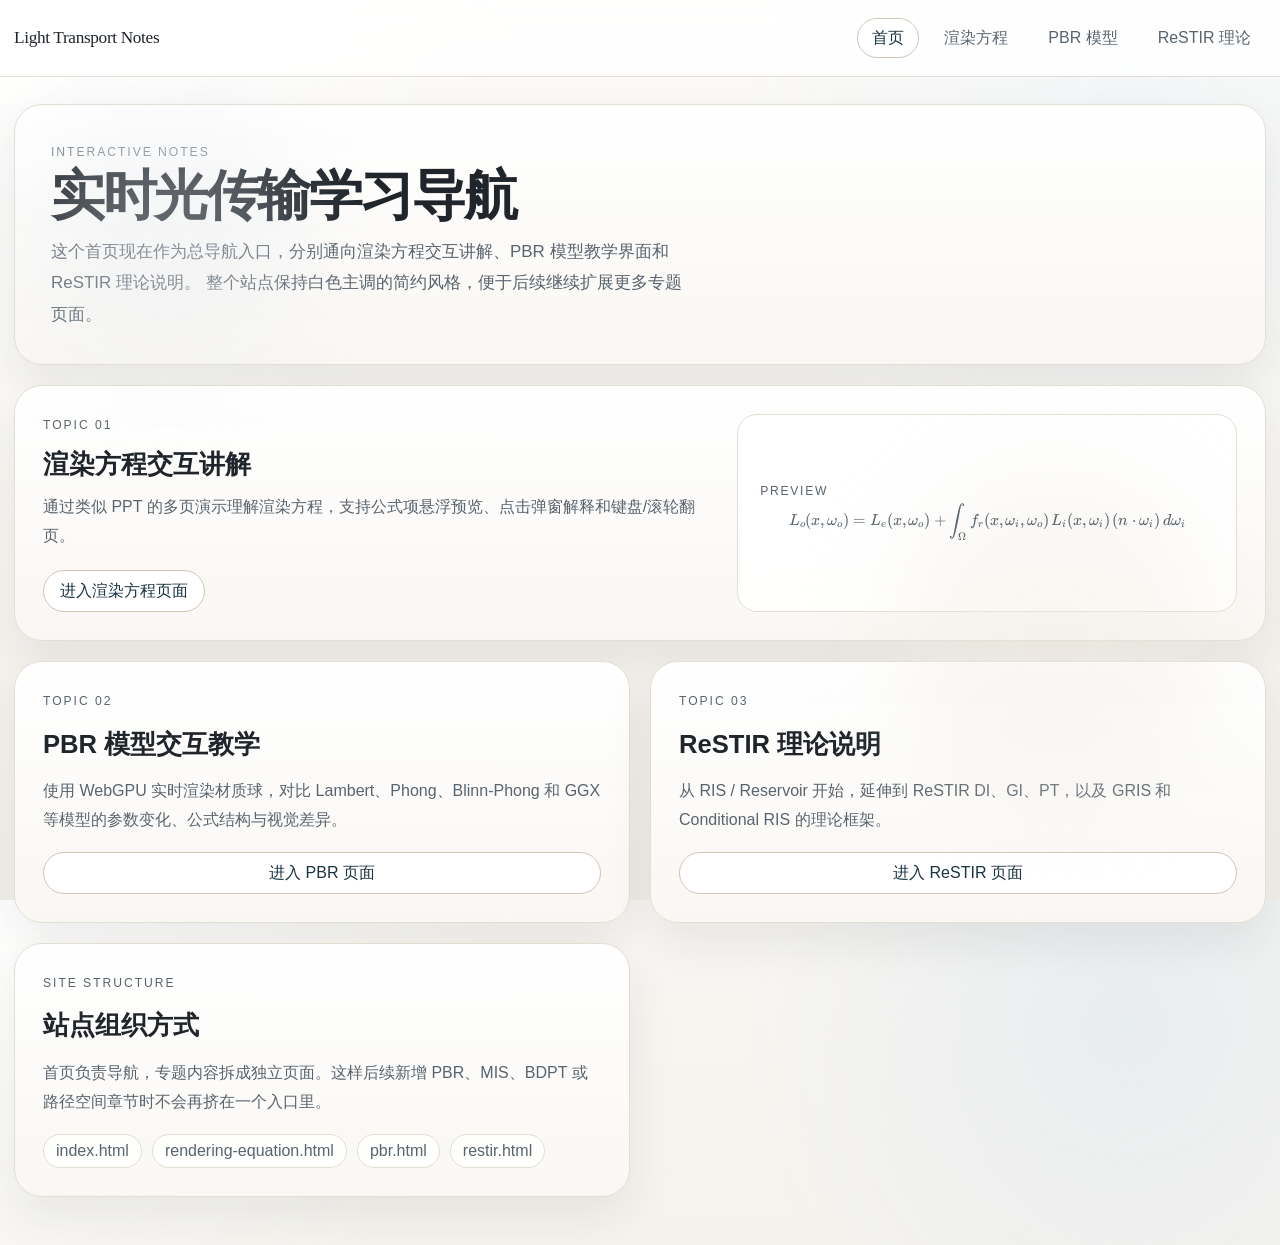
<file: index.html>
<!DOCTYPE html>
<html lang="zh-CN">
  <head>
    <meta charset="UTF-8" />
    <meta name="viewport" content="width=device-width, initial-scale=1.0" />
    <title>Light Transport Notes</title>
    <link rel="stylesheet" href="assets/katex/katex.min.css" />
    <link rel="stylesheet" href="styles.css" />
  </head>
  <body class="page-landing">
    <nav class="site-nav" aria-label="站点导航">
      <div class="site-nav-inner">
        <a class="site-brand" href="index.html">Light Transport Notes</a>
        <div class="site-nav-links">
          <a class="site-nav-link" href="index.html" aria-current="page">首页</a>
          <a class="site-nav-link" href="rendering-equation.html">渲染方程</a>
          <a class="site-nav-link" href="pbr.html">PBR 模型</a>
          <a class="site-nav-link" href="restir.html">ReSTIR 理论</a>
        </div>
      </div>
    </nav>

    <div class="landing-shell">
      <div class="ambient ambient-left"></div>
      <div class="ambient ambient-right"></div>

      <header class="landing-hero">
        <p class="eyebrow">Interactive Notes</p>
        <h1>实时光传输学习导航</h1>
        <p class="landing-lead">
          这个首页现在作为总导航入口，分别通向渲染方程交互讲解、PBR 模型教学界面和 ReSTIR 理论说明。
          整个站点保持白色主调的简约风格，便于后续继续扩展更多专题页面。
        </p>
      </header>

      <main class="landing-content">
        <section class="landing-card landing-card-feature">
          <div class="landing-card-copy">
            <p class="section-tag">Topic 01</p>
            <h2>渲染方程交互讲解</h2>
            <p>
              通过类似 PPT 的多页演示理解渲染方程，支持公式项悬浮预览、点击弹窗解释和键盘/滚轮翻页。
            </p>
            <div class="landing-actions">
              <a class="primary-link" href="rendering-equation.html">进入渲染方程页面</a>
            </div>
          </div>
          <div class="landing-preview equation-preview">
            <p class="formula-title">Preview</p>
            <p class="math-display">
              \[
                L_o(x,\omega_o) = L_e(x,\omega_o) +
                \int_{\Omega} f_r(x,\omega_i,\omega_o)\,
                L_i(x,\omega_i)\,(n \cdot \omega_i)\, d\omega_i
              \]
            </p>
          </div>
        </section>

        <section class="landing-grid">
          <article class="landing-card">
            <p class="section-tag">Topic 02</p>
            <h2>PBR 模型交互教学</h2>
            <p>
              使用 WebGPU 实时渲染材质球，对比 Lambert、Phong、Blinn-Phong 和 GGX 等模型的参数变化、公式结构与视觉差异。
            </p>
            <a class="primary-link" href="pbr.html">进入 PBR 页面</a>
          </article>

          <article class="landing-card">
            <p class="section-tag">Topic 03</p>
            <h2>ReSTIR 理论说明</h2>
            <p>
              从 RIS / Reservoir 开始，延伸到 ReSTIR DI、GI、PT，以及 GRIS 和 Conditional RIS 的理论框架。
            </p>
            <a class="primary-link" href="restir.html">进入 ReSTIR 页面</a>
          </article>

          <article class="landing-card">
            <p class="section-tag">Site Structure</p>
            <h2>站点组织方式</h2>
            <p>
              首页负责导航，专题内容拆成独立页面。这样后续新增 PBR、MIS、BDPT 或路径空间章节时不会再挤在一个入口里。
            </p>
            <div class="chip-stack" aria-label="页面结构">
              <span class="hero-chip">index.html</span>
              <span class="hero-chip">rendering-equation.html</span>
              <span class="hero-chip">pbr.html</span>
              <span class="hero-chip">restir.html</span>
            </div>
          </article>
        </section>
      </main>
    </div>

    <script src="assets/katex/katex.min.js"></script>
    <script src="assets/katex/contrib/auto-render.min.js"></script>
    <script src="math.js"></script>
  </body>
</html>
</file>
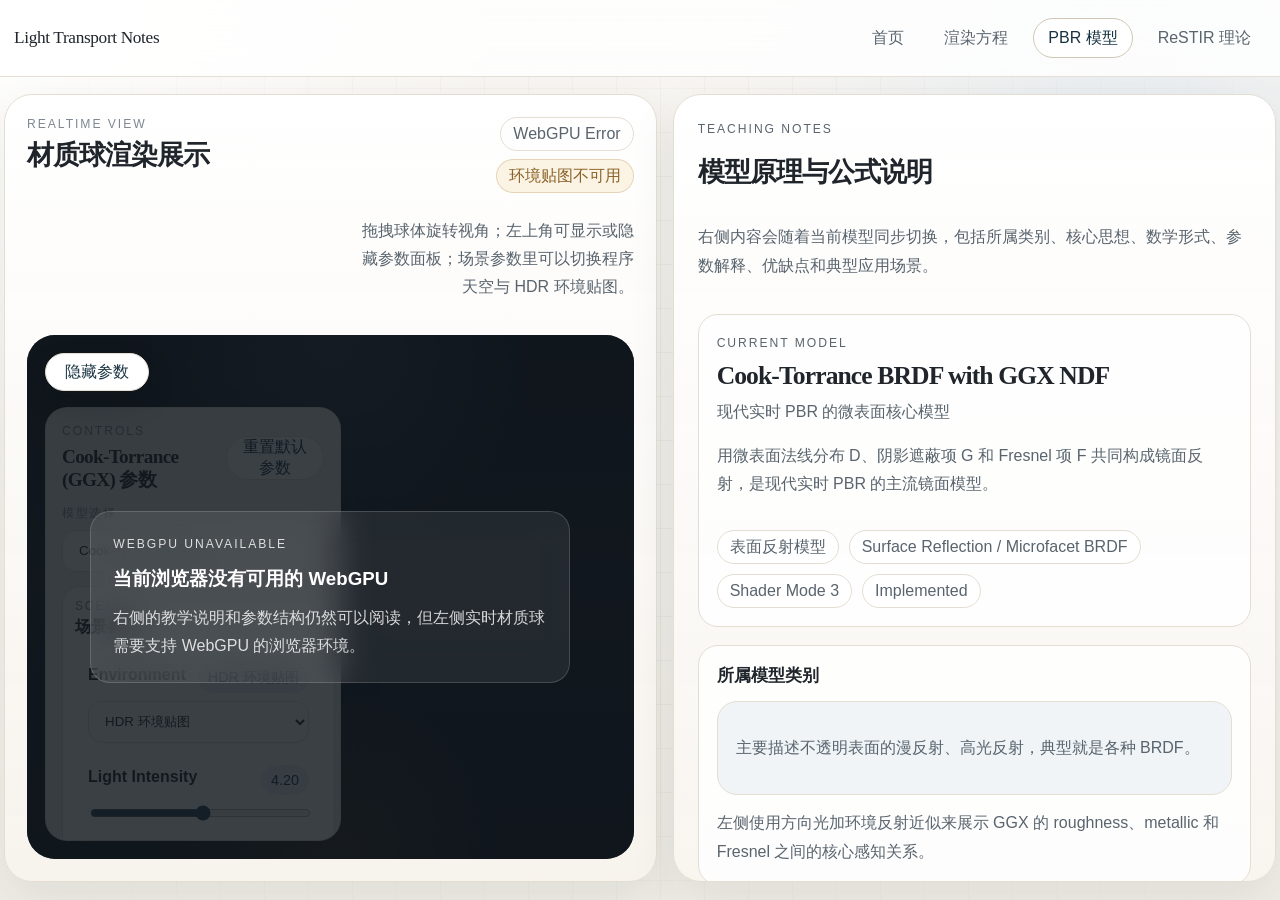
<file: pbr.html>
<!DOCTYPE html>
<html lang="zh-CN">
  <head>
    <meta charset="UTF-8" />
    <meta name="viewport" content="width=device-width, initial-scale=1.0" />
    <title>PBR Teaching Lab</title>
    <link rel="stylesheet" href="assets/katex/katex.min.css" />
    <link rel="stylesheet" href="styles.css" />
  </head>
  <body class="page-pbr">
    <nav class="site-nav" aria-label="站点导航">
      <div class="site-nav-inner">
        <a class="site-brand" href="index.html">Light Transport Notes</a>
        <div class="site-nav-links">
          <a class="site-nav-link" href="index.html">首页</a>
          <a class="site-nav-link" href="rendering-equation.html">渲染方程</a>
          <a class="site-nav-link" href="pbr.html" aria-current="page">PBR 模型</a>
          <a class="site-nav-link" href="restir.html">ReSTIR 理论</a>
        </div>
      </div>
    </nav>

    <div class="pbr-shell">
      <main class="pbr-layout">
        <section class="pbr-stage-card" aria-labelledby="pbrCanvasTitle">
          <div class="pbr-stage-header">
            <div>
              <p class="section-tag">Realtime View</p>
              <h2 id="pbrCanvasTitle">材质球渲染展示</h2>
            </div>
            <div class="pbr-stage-meta">
              <span class="pbr-backend-badge" id="gpuStatusBadge">正在检查 WebGPU...</span>
              <span class="pbr-backend-badge" id="environmentStatusBadge">HDR 环境准备中...</span>
              <p id="pbrStageHint">拖拽球体旋转视角；左上角可显示或隐藏参数面板；场景参数里可以切换程序天空与 HDR 环境贴图。</p>
            </div>
          </div>

          <div class="pbr-canvas-shell" id="pbrCanvasShell">
            <div class="pbr-stage-toolbar">
              <button
                class="secondary-button pbr-panel-toggle"
                id="toggleControlsButton"
                type="button"
                aria-controls="pbrControlPanel"
                aria-expanded="true"
              >
                隐藏参数
              </button>
            </div>

            <canvas id="pbrCanvas" aria-label="PBR 材质球实时渲染画布"></canvas>

            <div class="pbr-fallback" id="pbrFallback" hidden>
              <div>
                <p class="section-tag">WebGPU Unavailable</p>
                <h3>当前浏览器没有可用的 WebGPU</h3>
                <p>
                  右侧的教学说明和参数结构仍然可以阅读，但左侧实时材质球需要支持 WebGPU 的浏览器环境。
                </p>
              </div>
            </div>

            <aside class="pbr-control-panel" id="pbrControlPanel" aria-label="PBR 控制面板">
              <div class="pbr-control-header">
                <div>
                  <p class="section-tag">Controls</p>
                  <h3 id="controlPanelTitle">模型与参数</h3>
                </div>
                <button class="secondary-button" id="resetParamsButton" type="button">重置默认参数</button>
              </div>

              <div class="control-block">
                <label class="control-label" for="modelSelect">模型选择</label>
                <select class="control-select" id="modelSelect"></select>
              </div>

              <div class="control-group-shell">
                <section class="control-group">
                  <div class="control-group-header">
                    <p class="control-group-tag">Scene</p>
                    <h4>场景参数</h4>
                  </div>
                  <div id="sceneControls"></div>
                  <div class="environment-toolbox">
                    <div class="environment-toolbox-top">
                      <p class="control-group-tag">Environment Map</p>
                      <span class="control-row-value" id="environmentStatusInline">准备中</span>
                    </div>
                    <button class="secondary-button environment-load-button" id="loadHdrFileButton" type="button">
                      手动载入环境贴图
                    </button>
                    <input id="hdrFileInput" type="file" accept=".hdr" hidden />
                    <p class="control-inline-note" id="environmentStatusText">
                      该 HDR 只作为环境贴图参与背景、反射与折射采样，材质本身的颜色与参数仍由当前模型控制。
                    </p>
                  </div>
                </section>

                <section class="control-group">
                  <div class="control-group-header">
                    <p class="control-group-tag">Material</p>
                    <h4>模型参数</h4>
                  </div>
                  <div id="materialControls"></div>
                </section>
              </div>

            </aside>
          </div>
        </section>

        <aside class="pbr-docs-card" aria-labelledby="pbrDocTitle">
          <div class="pbr-docs-scroll" id="pbrDocsScroll">
            <div class="pbr-docs-header">
              <p class="section-tag">Teaching Notes</p>
              <h2 id="pbrDocTitle">模型原理与公式说明</h2>
              <p id="pbrDocLead">
                右侧内容会随着当前模型同步切换，包括所属类别、核心思想、数学形式、参数解释、优缺点和典型应用场景。
              </p>
            </div>

            <div id="pbrDocContent"></div>
          </div>
        </aside>
      </main>
    </div>

    <script src="assets/katex/katex.min.js"></script>
    <script src="assets/katex/contrib/auto-render.min.js"></script>
    <script src="math.js"></script>
    <script src="pbr.js"></script>
  </body>
</html>
</file>
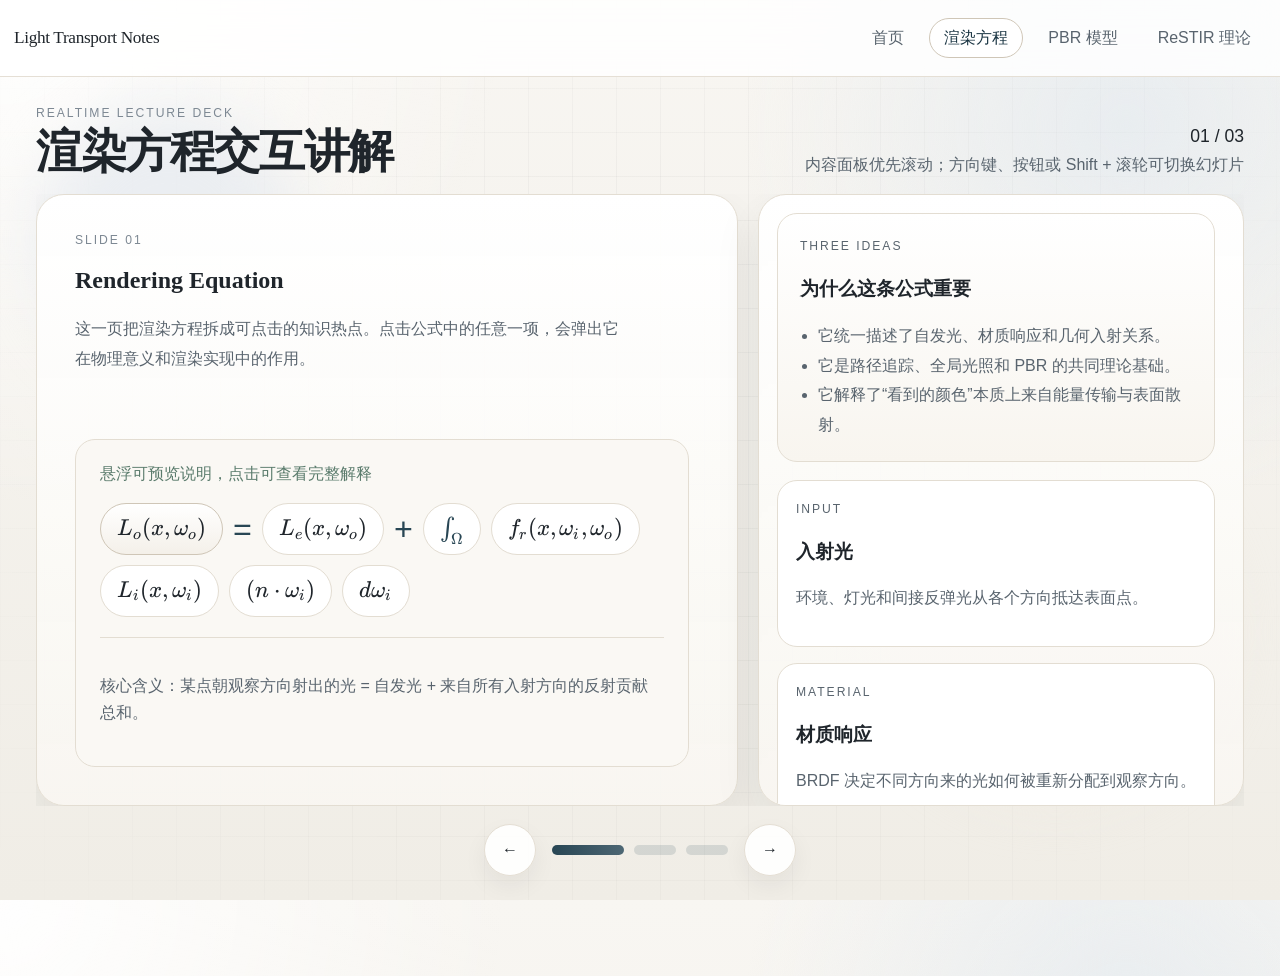
<file: rendering-equation.html>
<!DOCTYPE html>
<html lang="zh-CN">
  <head>
    <meta charset="UTF-8" />
    <meta name="viewport" content="width=device-width, initial-scale=1.0" />
    <title>Rendering Equation Deck</title>
    <link rel="stylesheet" href="assets/katex/katex.min.css" />
    <link rel="stylesheet" href="styles.css" />
  </head>
  <body class="page-deck">
    <nav class="site-nav" aria-label="站点导航">
      <div class="site-nav-inner">
        <a class="site-brand" href="index.html">Light Transport Notes</a>
        <div class="site-nav-links">
          <a class="site-nav-link" href="index.html">首页</a>
          <a class="site-nav-link" href="rendering-equation.html" aria-current="page">渲染方程</a>
          <a class="site-nav-link" href="pbr.html">PBR 模型</a>
          <a class="site-nav-link" href="restir.html">ReSTIR 理论</a>
        </div>
      </div>
    </nav>

    <div class="deck-shell">
      <div class="ambient ambient-left"></div>
      <div class="ambient ambient-right"></div>

      <header class="deck-header">
        <div>
          <p class="eyebrow">Realtime Lecture Deck</p>
          <h1>渲染方程交互讲解</h1>
        </div>
        <div class="deck-meta">
          <span id="slideCounter">01 / 03</span>
          <p>内容面板优先滚动；方向键、按钮或 Shift + 滚轮可切换幻灯片</p>
        </div>
      </header>

      <main class="deck" aria-live="polite">
        <section class="slide is-active" data-slide="0" aria-label="第一页 渲染方程">
          <div class="slide-panel hero-panel">
            <div class="panel-copy">
              <p class="section-tag">Slide 01</p>
              <h2>Rendering Equation</h2>
              <p class="lead">
                这一页把渲染方程拆成可点击的知识热点。点击公式中的任意一项，会弹出它在物理意义和渲染实现中的作用。
              </p>
            </div>

            <div class="equation-card">
              <p class="equation-tip">悬浮可预览说明，点击可查看完整解释</p>
              <div class="equation" role="group" aria-label="可交互的渲染方程">
                <button class="term-button term-primary" data-term="Lo" type="button">
                  \(L_o(x,\omega_o)\)
                </button>
                <span class="equation-operator">=</span>
                <button class="term-button" data-term="Le" type="button">
                  \(L_e(x,\omega_o)\)
                </button>
                <span class="equation-operator">+</span>
                <button class="term-button term-integral" data-term="Integral" type="button">
                  \(\int_{\Omega}\)
                </button>
                <button class="term-button" data-term="fr" type="button">
                  \(f_r(x,\omega_i,\omega_o)\)
                </button>
                <button class="term-button" data-term="Li" type="button">
                  \(L_i(x,\omega_i)\)
                </button>
                <button class="term-button" data-term="Cosine" type="button">
                  \((n \cdot \omega_i)\)
                </button>
                <button class="term-button" data-term="Measure" type="button">
                  \(d\omega_i\)
                </button>
              </div>

              <div class="equation-footnote">
                <p>核心含义：某点朝观察方向射出的光 = 自发光 + 来自所有入射方向的反射贡献总和。</p>
              </div>
            </div>
          </div>

          <div class="slide-panel insight-panel">
            <div class="insight-card">
              <p class="label">Three Ideas</p>
              <h3>为什么这条公式重要</h3>
              <ul>
                <li>它统一描述了自发光、材质响应和几何入射关系。</li>
                <li>它是路径追踪、全局光照和 PBR 的共同理论基础。</li>
                <li>它解释了“看到的颜色”本质上来自能量传输与表面散射。</li>
              </ul>
            </div>
            <div class="insight-grid">
              <article>
                <p class="label">Input</p>
                <h3>入射光</h3>
                <p>环境、灯光和间接反弹光从各个方向抵达表面点。</p>
              </article>
              <article>
                <p class="label">Material</p>
                <h3>材质响应</h3>
                <p>BRDF 决定不同方向来的光如何被重新分配到观察方向。</p>
              </article>
              <article>
                <p class="label">Output</p>
                <h3>出射光</h3>
                <p>最终沿着摄像机方向射出的能量决定了像素亮度与颜色。</p>
              </article>
            </div>
          </div>
        </section>

        <section class="slide" data-slide="1" aria-label="第二页 光传输拆解">
          <div class="slide-panel wide-panel">
            <p class="section-tag">Slide 02</p>
            <h2>光如何一步步走到相机</h2>
            <div class="flow-diagram">
              <article class="flow-card">
                <span>01</span>
                <h3>Light Sources</h3>
                <p>灯光或环境发出辐射能量，形成场景中的原始光通量。</p>
              </article>
              <article class="flow-card">
                <span>02</span>
                <h3>Surface Hit</h3>
                <p>光线抵达表面点 x，不同入射方向贡献不同的能量。</p>
              </article>
              <article class="flow-card">
                <span>03</span>
                <h3>BRDF Weighting</h3>
                <p>材质函数对每一束入射光进行加权，决定反射分布。</p>
              </article>
              <article class="flow-card">
                <span>04</span>
                <h3>Camera View</h3>
                <p>沿观察方向汇总后的出射辐亮度被相机接收并写入像素。</p>
              </article>
            </div>
          </div>
        </section>

        <section class="slide" data-slide="2" aria-label="第三页 实现视角">
          <div class="slide-panel summary-panel">
            <p class="section-tag">Slide 03</p>
            <h2>从公式到实现</h2>
            <div class="summary-grid">
              <article>
                <p class="label">Approximation</p>
                <h3>积分如何计算</h3>
                <p>实际渲染通常用采样来近似积分，因此路径追踪会不断随机取样入射方向。</p>
              </article>
              <article>
                <p class="label">Engineering</p>
                <h3>实时渲染如何落地</h3>
                <p>实时管线常把公式拆成直接光、环境光、IBL 和阴影等可计算模块。</p>
              </article>
              <article>
                <p class="label">Learning</p>
                <h3>继续扩展的方向</h3>
                <p>后续可以继续加入菲涅耳项、微表面模型、路径可视化和逐步推导动画。</p>
              </article>
            </div>
          </div>
        </section>
      </main>

      <footer class="deck-controls" aria-label="幻灯片控制">
        <button class="nav-button" id="prevButton" type="button" aria-label="上一页">
          &#8592;
        </button>
        <div class="pagination" id="pagination" aria-label="页码"></div>
        <button class="nav-button" id="nextButton" type="button" aria-label="下一页">
          &#8594;
        </button>
      </footer>
    </div>

    <aside class="hover-card" id="termHoverCard" aria-hidden="true">
      <p class="hover-card-eyebrow" id="hoverCardLabel">Term Preview</p>
      <h3 class="hover-card-title" id="hoverCardTitle"></h3>
      <p class="hover-card-formula" id="hoverCardFormula"></p>
      <p class="hover-card-copy" id="hoverCardDescription"></p>
    </aside>

    <div class="modal" id="termModal" aria-hidden="true">
      <div class="modal-backdrop" data-close-modal="true"></div>
      <section
        class="modal-card"
        role="dialog"
        aria-modal="true"
        aria-labelledby="modalTitle"
        aria-describedby="modalDescription"
      >
        <button class="modal-close" id="closeModalButton" type="button" aria-label="关闭解释">
          &times;
        </button>
        <p class="modal-eyebrow" id="modalLabel">Term Detail</p>
        <h2 id="modalTitle"></h2>
        <p class="modal-formula" id="modalFormula"></p>
        <p class="modal-description" id="modalDescription"></p>
        <p class="modal-detail" id="modalDetail"></p>
      </section>
    </div>

    <script src="assets/katex/katex.min.js"></script>
    <script src="assets/katex/contrib/auto-render.min.js"></script>
    <script src="math.js"></script>
    <script src="script.js"></script>
  </body>
</html>
</file>
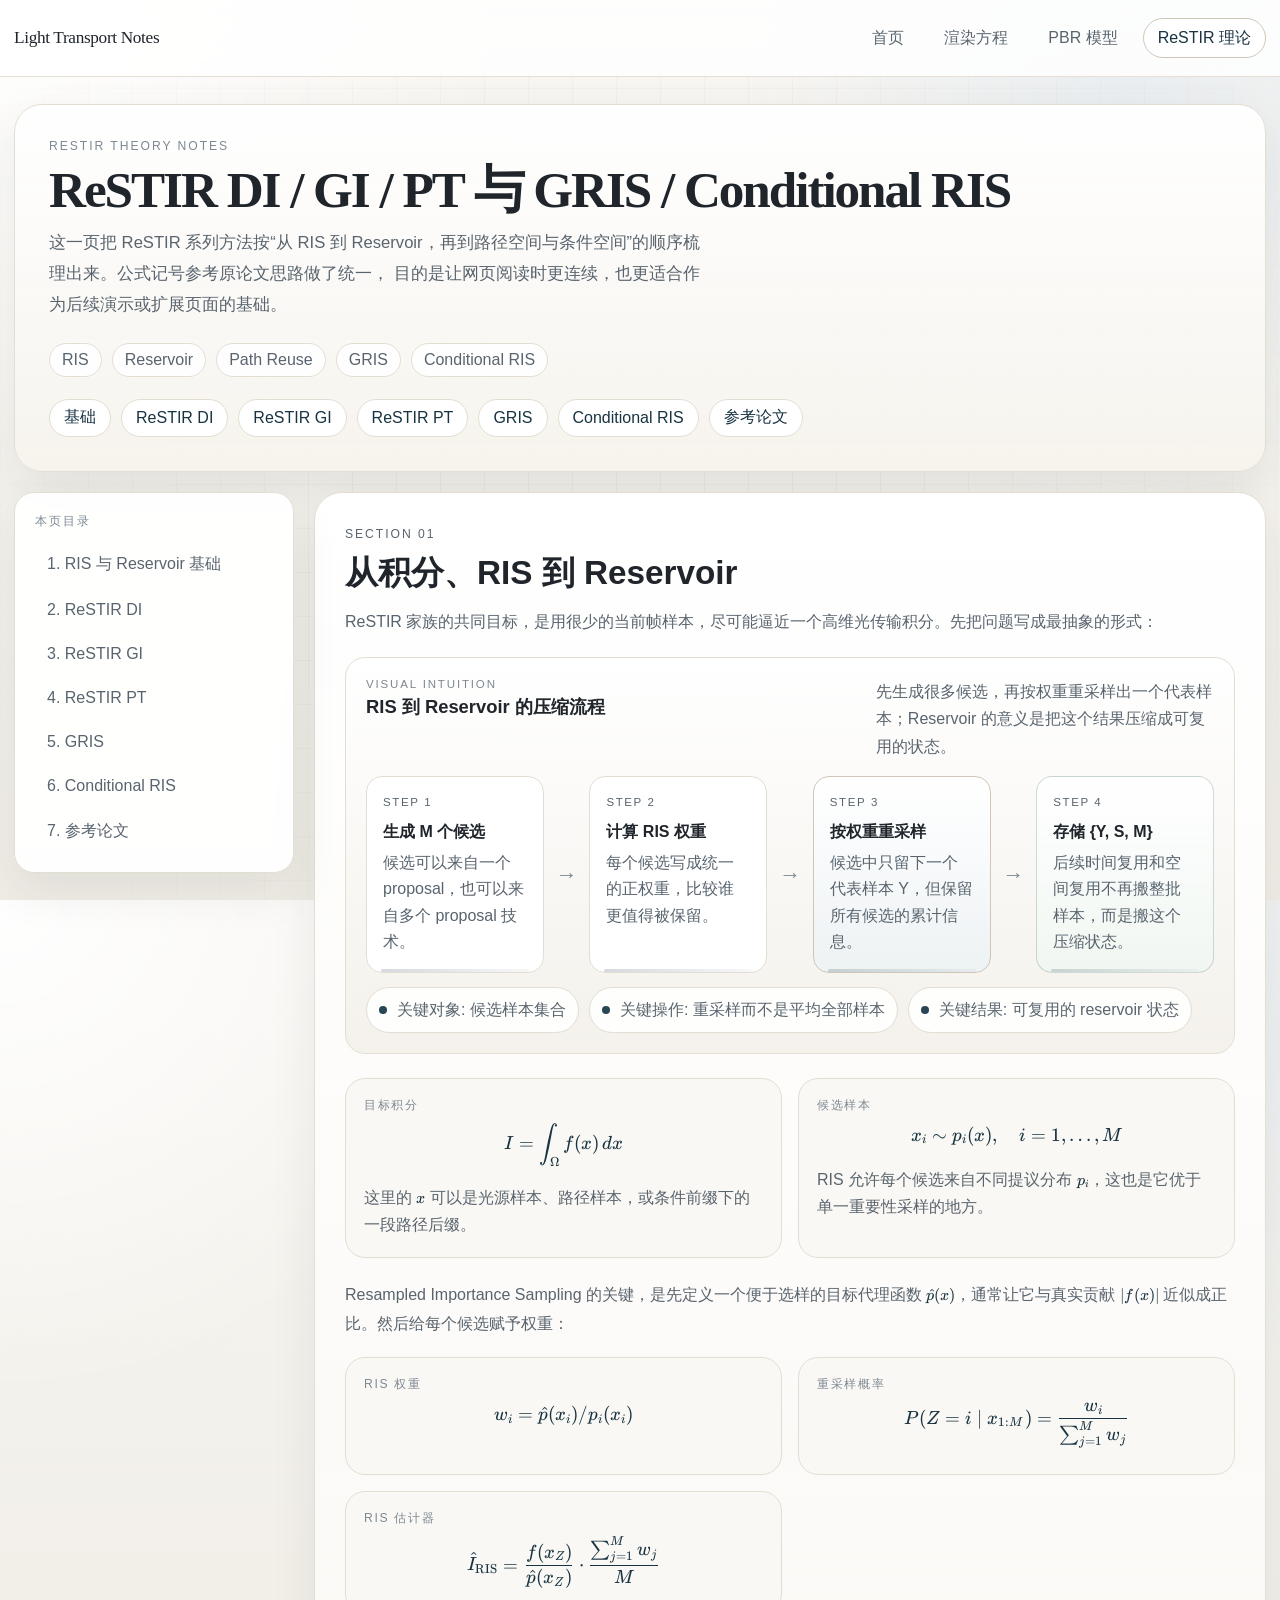
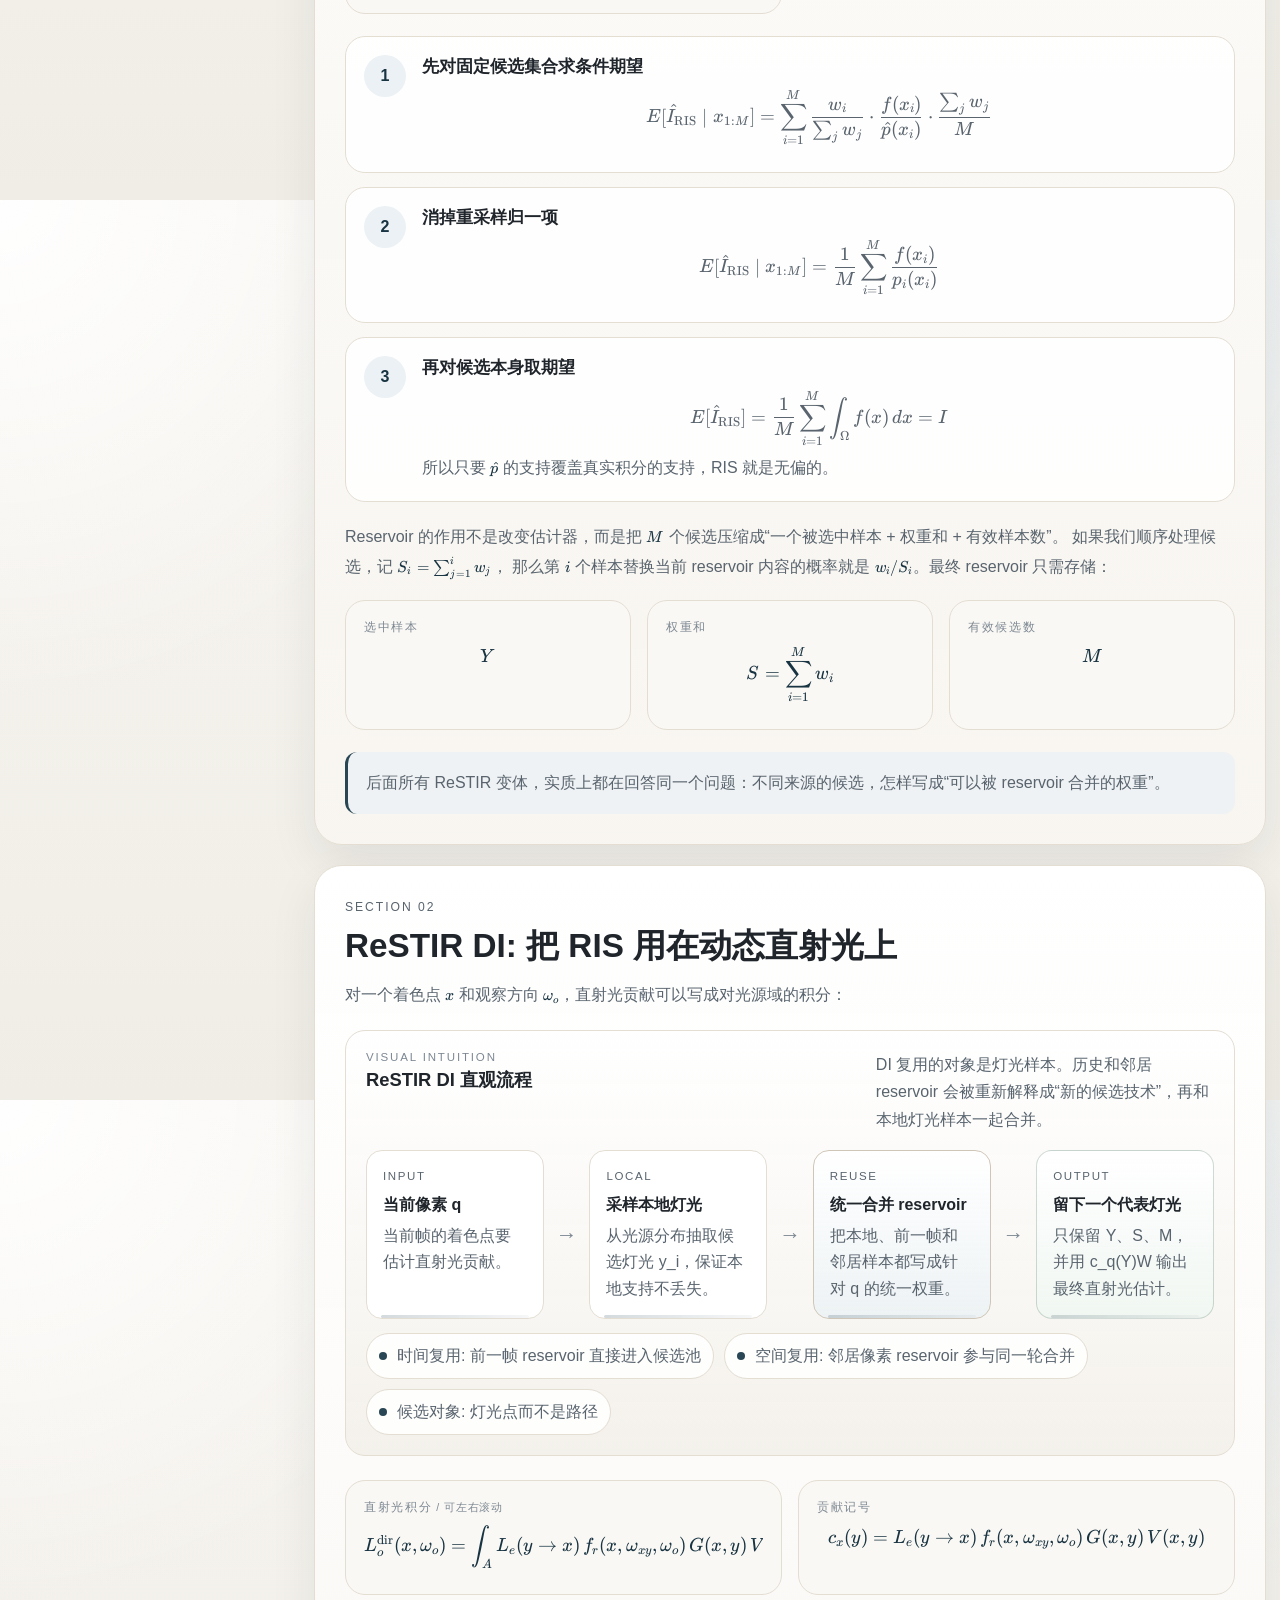
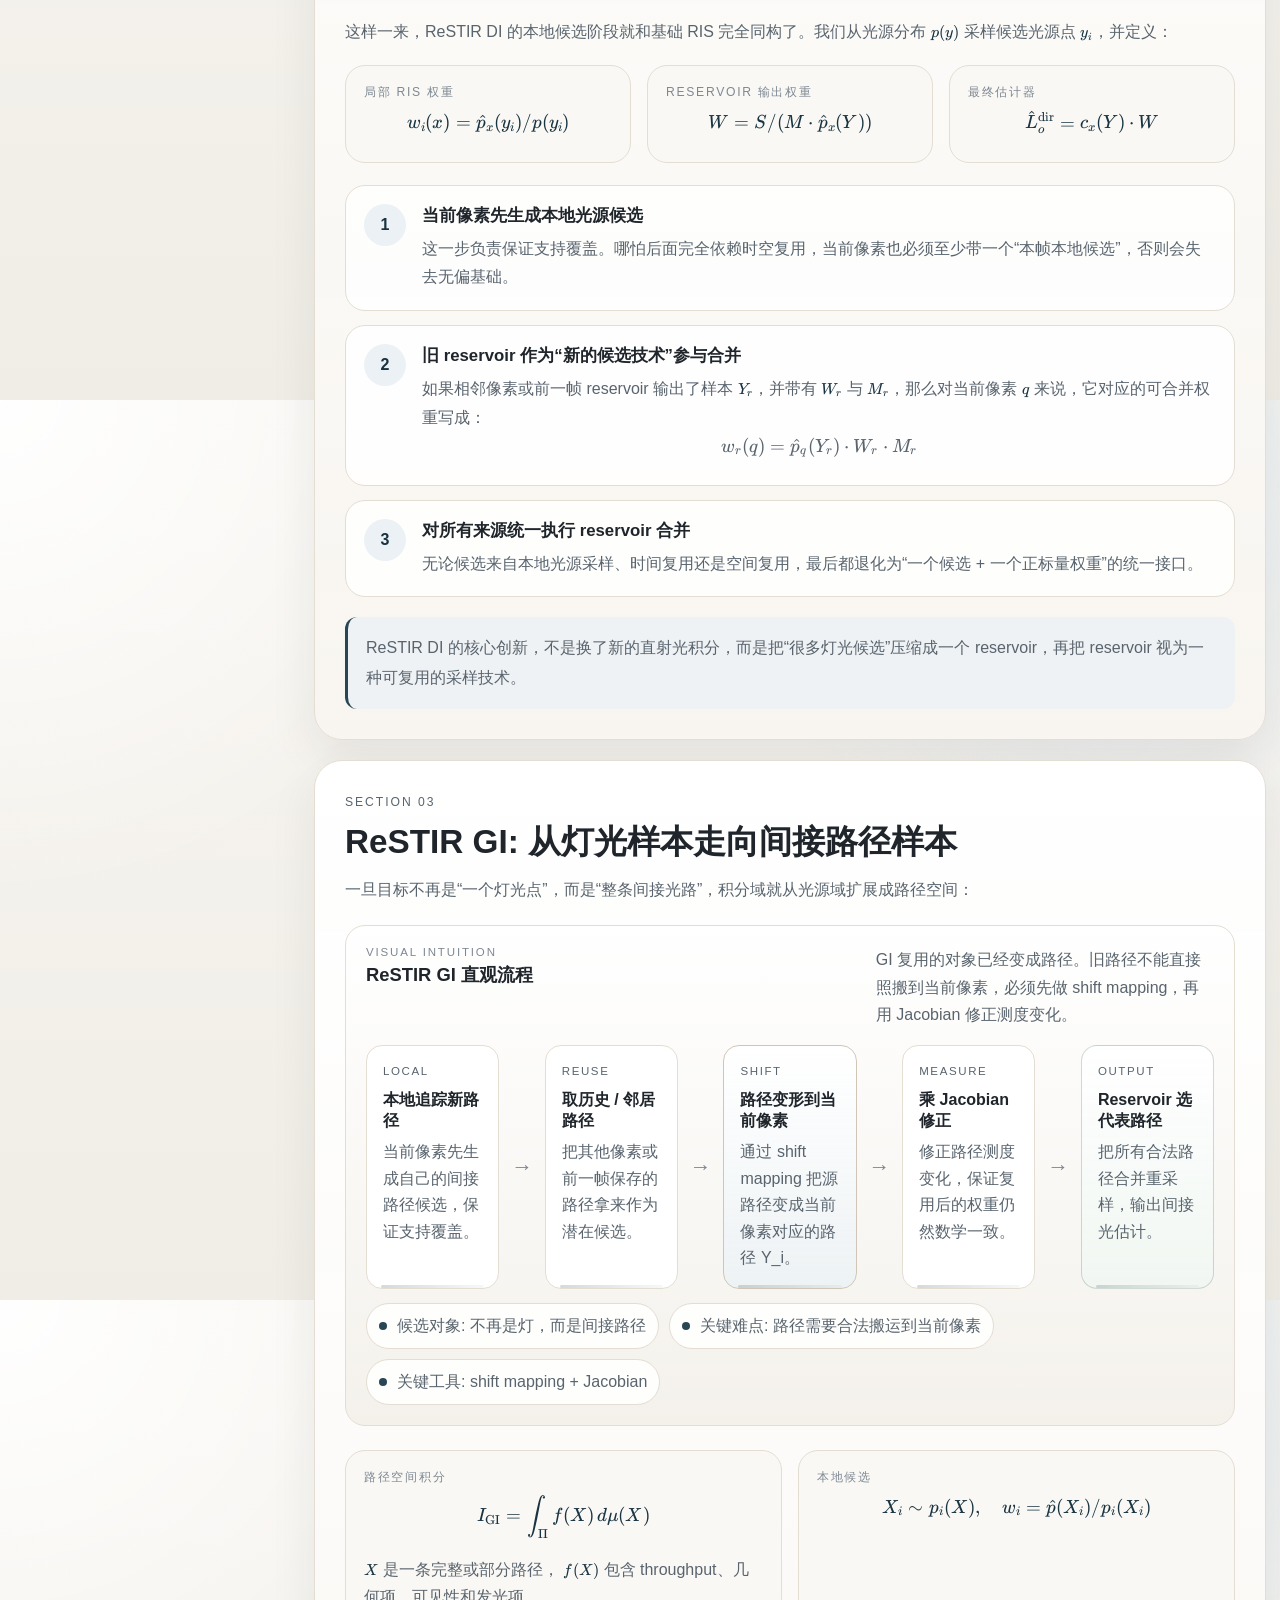
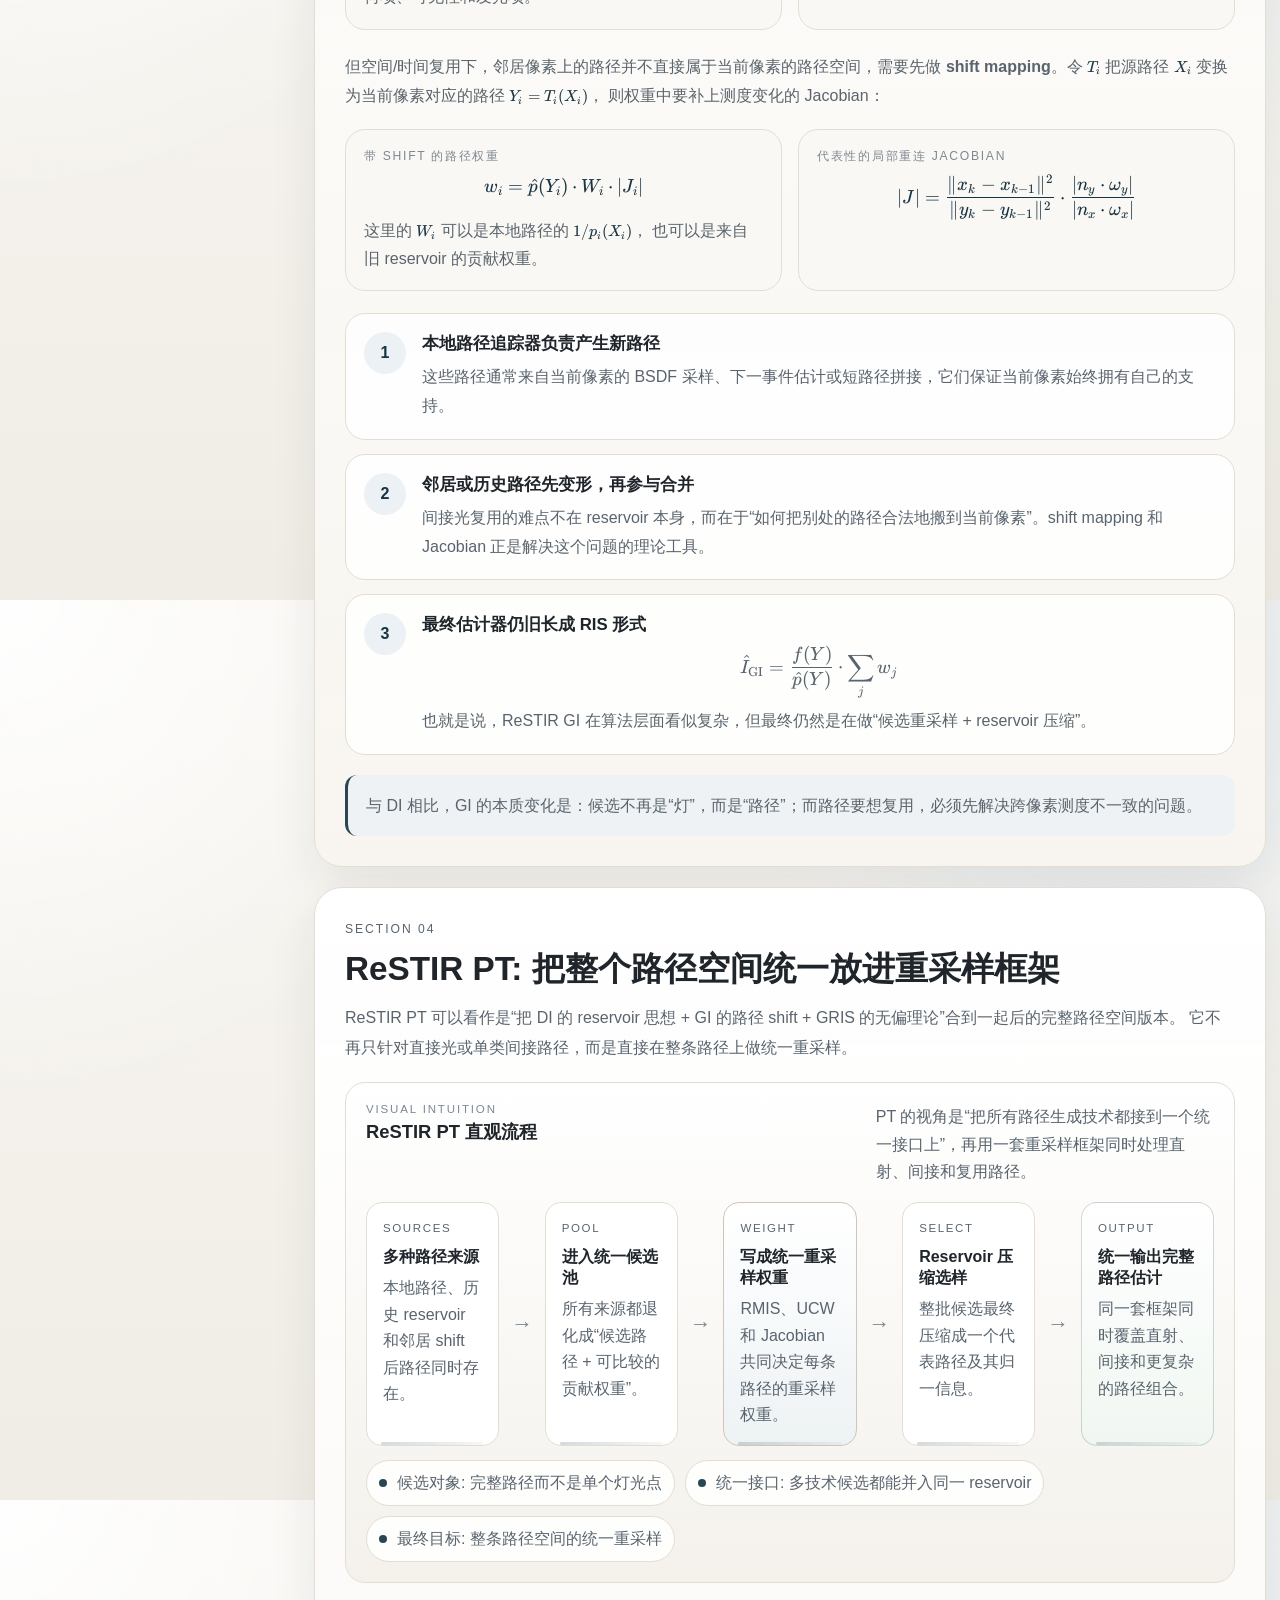
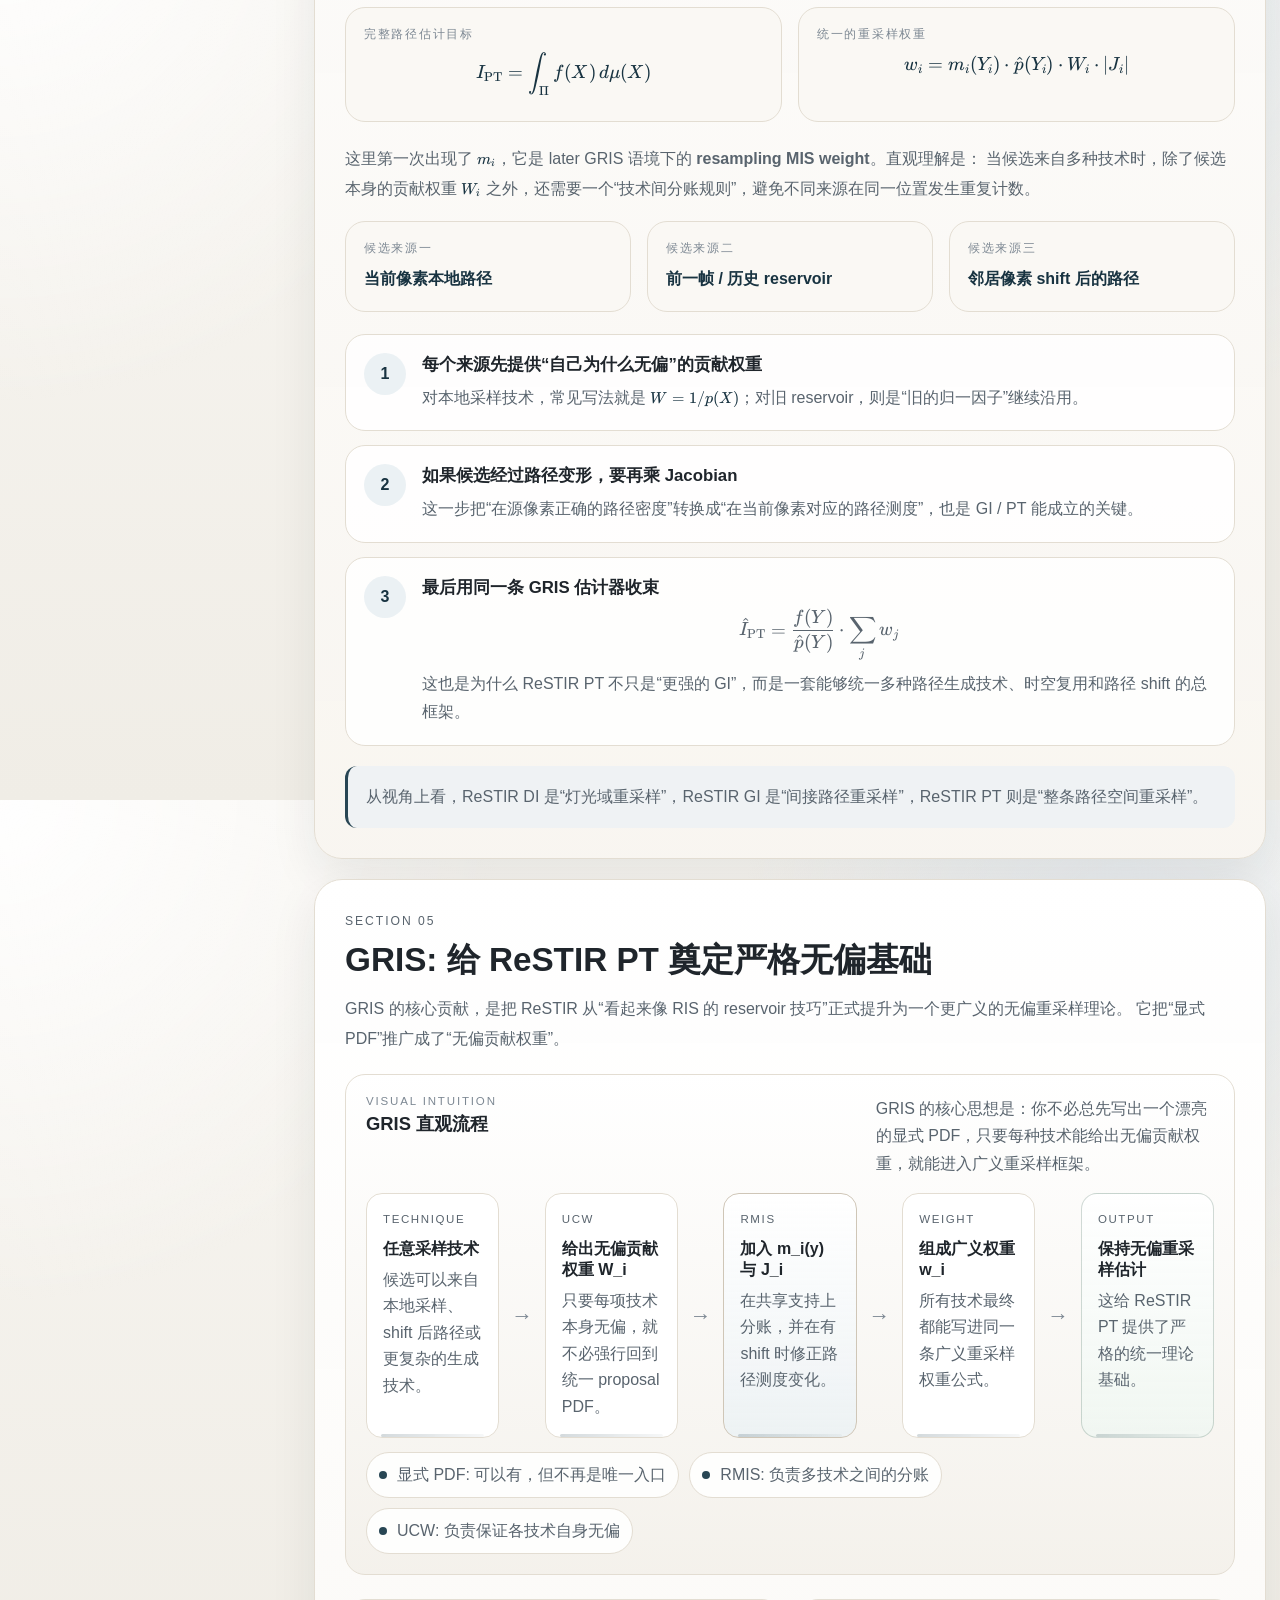
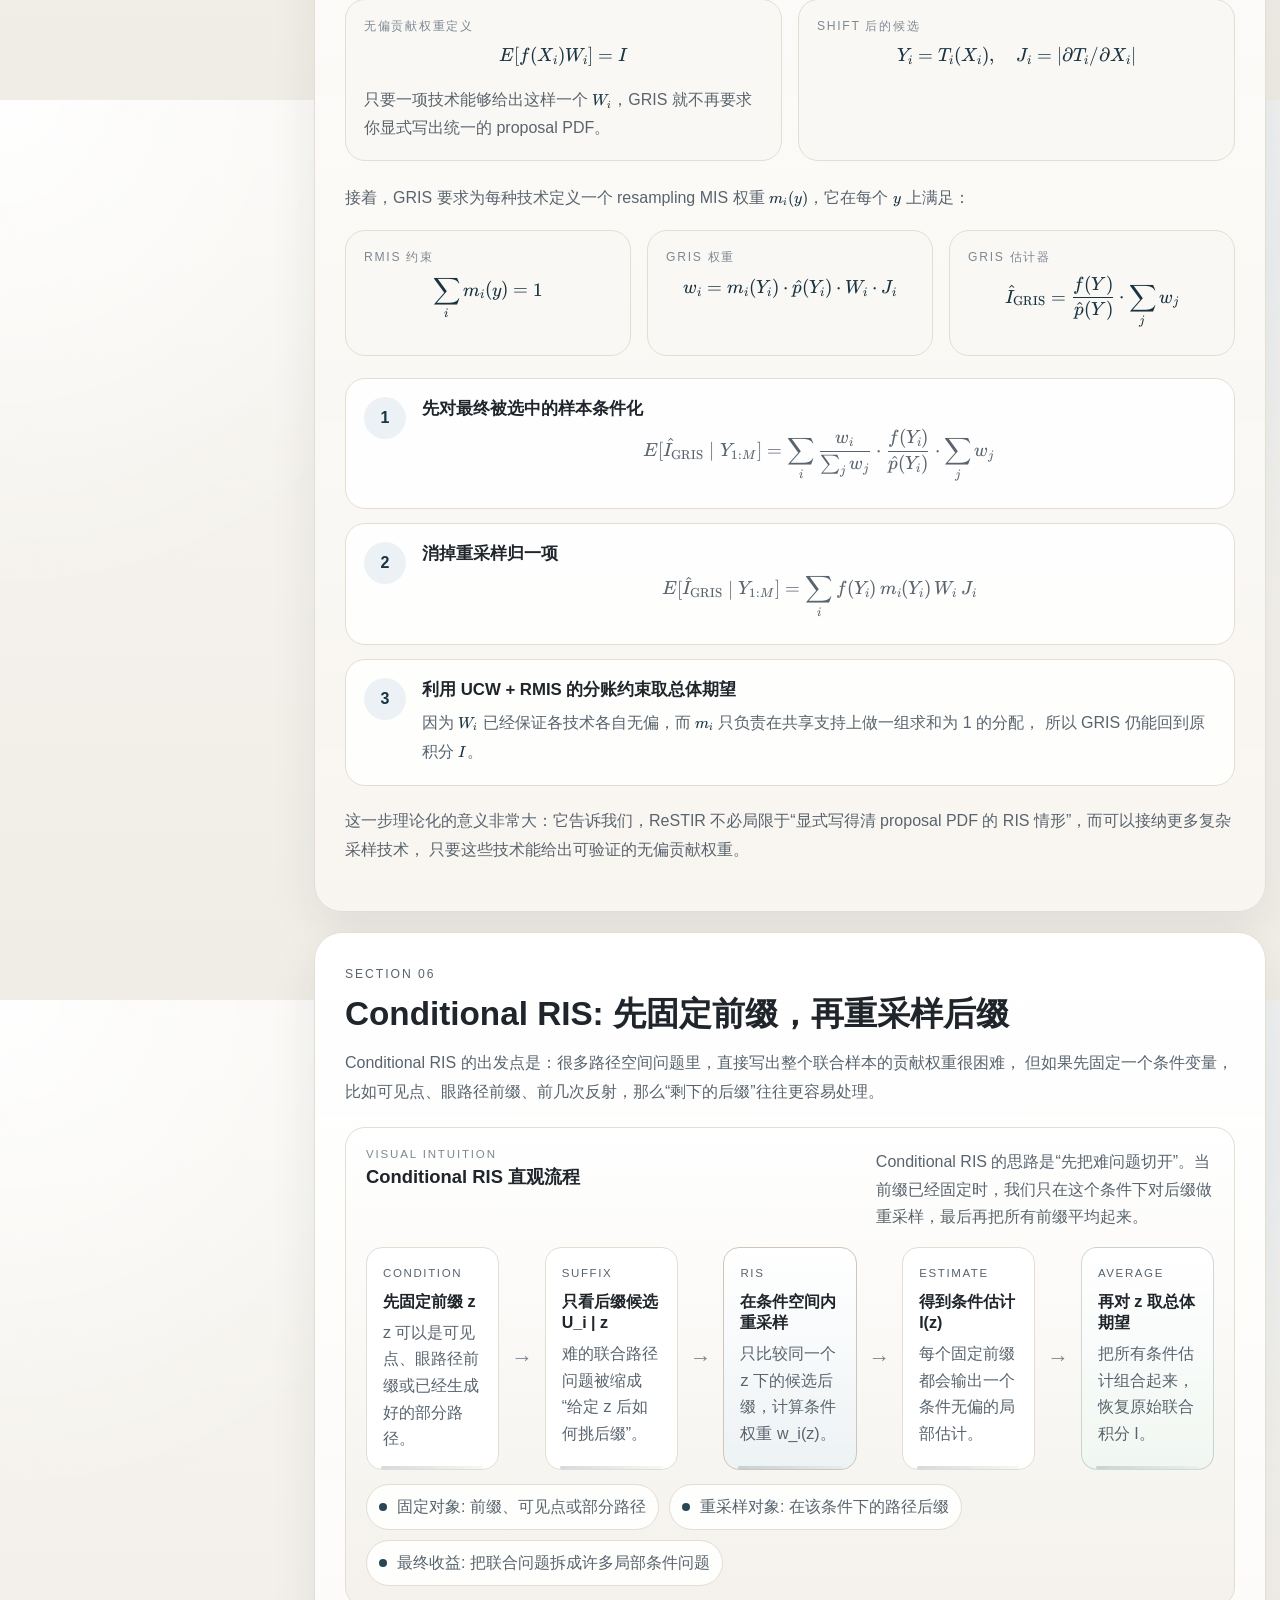
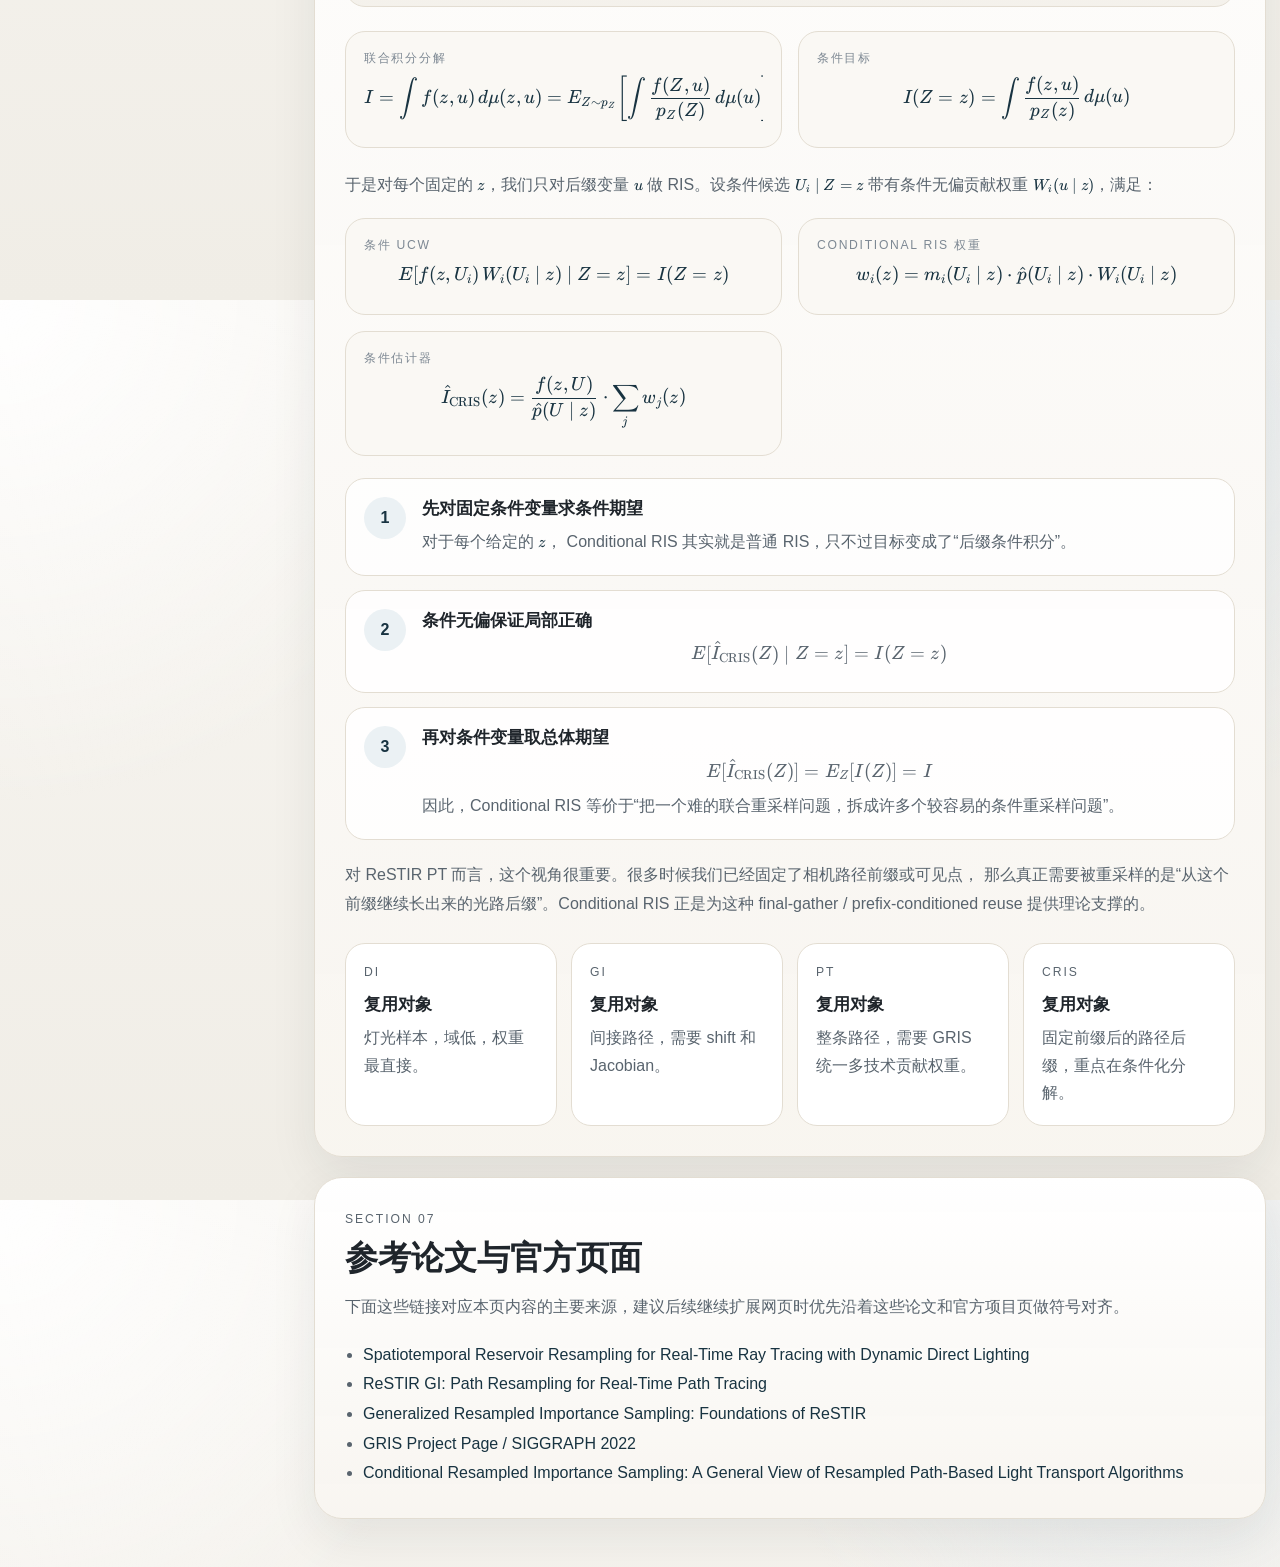
<file: restir.html>
<!DOCTYPE html>
<html lang="zh-CN">
  <head>
    <meta charset="UTF-8" />
    <meta name="viewport" content="width=device-width, initial-scale=1.0" />
    <title>ReSTIR Theory Notes</title>
    <link rel="stylesheet" href="assets/katex/katex.min.css" />
    <link rel="stylesheet" href="styles.css" />
  </head>
  <body class="page-article">
    <nav class="site-nav" aria-label="站点导航">
      <div class="site-nav-inner">
        <a class="site-brand" href="index.html">Light Transport Notes</a>
        <div class="site-nav-links">
          <a class="site-nav-link" href="index.html">首页</a>
          <a class="site-nav-link" href="rendering-equation.html">渲染方程</a>
          <a class="site-nav-link" href="pbr.html">PBR 模型</a>
          <a class="site-nav-link" href="restir.html" aria-current="page">ReSTIR 理论</a>
        </div>
      </div>
    </nav>

    <div class="article-shell">
      <header class="article-hero">
        <p class="eyebrow">ReSTIR Theory Notes</p>
        <h1>ReSTIR DI / GI / PT 与 GRIS / Conditional RIS</h1>
        <p class="article-lead">
          这一页把 ReSTIR 系列方法按“从 RIS 到 Reservoir，再到路径空间与条件空间”的顺序梳理出来。公式记号参考原论文思路做了统一，
          目的是让网页阅读时更连续，也更适合作为后续演示或扩展页面的基础。
        </p>
        <div class="hero-chip-row" aria-label="主题标签">
          <span class="hero-chip">RIS</span>
          <span class="hero-chip">Reservoir</span>
          <span class="hero-chip">Path Reuse</span>
          <span class="hero-chip">GRIS</span>
          <span class="hero-chip">Conditional RIS</span>
        </div>
        <nav class="hero-anchor-nav" aria-label="章节导航">
          <a href="#foundations">基础</a>
          <a href="#restir-di">ReSTIR DI</a>
          <a href="#restir-gi">ReSTIR GI</a>
          <a href="#restir-pt">ReSTIR PT</a>
          <a href="#gris">GRIS</a>
          <a href="#conditional-ris">Conditional RIS</a>
          <a href="#references">参考论文</a>
        </nav>
      </header>

      <div class="article-layout">
        <aside class="toc-card">
          <p class="toc-title">本页目录</p>
          <div class="toc-links">
            <a href="#foundations">1. RIS 与 Reservoir 基础</a>
            <a href="#restir-di">2. ReSTIR DI</a>
            <a href="#restir-gi">3. ReSTIR GI</a>
            <a href="#restir-pt">4. ReSTIR PT</a>
            <a href="#gris">5. GRIS</a>
            <a href="#conditional-ris">6. Conditional RIS</a>
            <a href="#references">7. 参考论文</a>
          </div>
        </aside>

        <main class="theory-content">
          <section class="theory-section" id="foundations">
            <p class="section-tag">Section 01</p>
            <h2>从积分、RIS 到 Reservoir</h2>
            <p>
              ReSTIR 家族的共同目标，是用很少的当前帧样本，尽可能逼近一个高维光传输积分。先把问题写成最抽象的形式：
            </p>

            <figure class="algorithm-diagram" aria-label="RIS 与 Reservoir 基础流程示意图">
              <figcaption class="algorithm-diagram-header">
                <div>
                  <p class="algorithm-diagram-tag">Visual Intuition</p>
                  <h3>RIS 到 Reservoir 的压缩流程</h3>
                </div>
                <p class="algorithm-diagram-copy">
                  先生成很多候选，再按权重重采样出一个代表样本；Reservoir 的意义是把这个结果压缩成可复用的状态。
                </p>
              </figcaption>
              <div class="algorithm-flow flow-4">
                <article class="algorithm-stage">
                  <p class="algorithm-stage-tag">Step 1</p>
                  <h4>生成 M 个候选</h4>
                  <p>候选可以来自一个 proposal，也可以来自多个 proposal 技术。</p>
                </article>
                <div class="algorithm-arrow" aria-hidden="true"></div>
                <article class="algorithm-stage">
                  <p class="algorithm-stage-tag">Step 2</p>
                  <h4>计算 RIS 权重</h4>
                  <p>每个候选写成统一的正权重，比较谁更值得被保留。</p>
                </article>
                <div class="algorithm-arrow" aria-hidden="true"></div>
                <article class="algorithm-stage is-emphasis">
                  <p class="algorithm-stage-tag">Step 3</p>
                  <h4>按权重重采样</h4>
                  <p>候选中只留下一个代表样本 Y，但保留所有候选的累计信息。</p>
                </article>
                <div class="algorithm-arrow" aria-hidden="true"></div>
                <article class="algorithm-stage is-result">
                  <p class="algorithm-stage-tag">Step 4</p>
                  <h4>存储 {Y, S, M}</h4>
                  <p>后续时间复用和空间复用不再搬整批样本，而是搬这个压缩状态。</p>
                </article>
              </div>
              <div class="algorithm-sources" aria-label="基础流程强调点">
                <span class="algorithm-source"><span class="algorithm-source-dot"></span>关键对象: 候选样本集合</span>
                <span class="algorithm-source"><span class="algorithm-source-dot"></span>关键操作: 重采样而不是平均全部样本</span>
                <span class="algorithm-source"><span class="algorithm-source-dot"></span>关键结果: 可复用的 reservoir 状态</span>
              </div>
            </figure>

            <div class="formula-grid two-up">
              <article class="formula-block">
                <p class="formula-title">目标积分</p>
                <p class="math-display">\[ I = \int_{\Omega} f(x)\,dx \]</p>
                <p class="math-note">
                  这里的 <span class="math-inline">\(x\)</span> 可以是光源样本、路径样本，或条件前缀下的一段路径后缀。
                </p>
              </article>
              <article class="formula-block">
                <p class="formula-title">候选样本</p>
                <p class="math-display">\[ x_i \sim p_i(x), \quad i = 1,\ldots,M \]</p>
                <p class="math-note">
                  RIS 允许每个候选来自不同提议分布 <span class="math-inline">\(p_i\)</span>，这也是它优于单一重要性采样的地方。
                </p>
              </article>
            </div>

            <p>
              Resampled Importance Sampling 的关键，是先定义一个便于选样的目标代理函数
              <span class="math-inline">\(\hat{p}(x)\)</span>，通常让它与真实贡献
              <span class="math-inline">\(\lvert f(x)\rvert\)</span> 近似成正比。然后给每个候选赋予权重：
            </p>

            <div class="formula-grid">
              <article class="formula-block">
                <p class="formula-title">RIS 权重</p>
                <p class="math-display">\[ w_i = \hat{p}(x_i) / p_i(x_i) \]</p>
              </article>
              <article class="formula-block">
                <p class="formula-title">重采样概率</p>
                <p class="math-display">\[ P(Z = i \mid x_{1:M}) = \frac{w_i}{\sum_{j=1}^{M} w_j} \]</p>
              </article>
              <article class="formula-block">
                <p class="formula-title">RIS 估计器</p>
                <p class="math-display">
                  \[
                    \hat{I}_{\mathrm{RIS}} =
                    \frac{f(x_Z)}{\hat{p}(x_Z)} \cdot \frac{\sum_{j=1}^{M} w_j}{M}
                  \]
                </p>
              </article>
            </div>

            <div class="step-list">
              <article class="step-item">
                <span class="step-index">1</span>
                <div>
                  <h3>先对固定候选集合求条件期望</h3>
                  <p class="math-display">
                    \[
                      E[\hat{I}_{\mathrm{RIS}} \mid x_{1:M}] =
                      \sum_{i=1}^{M}
                      \frac{w_i}{\sum_j w_j}
                      \cdot
                      \frac{f(x_i)}{\hat{p}(x_i)}
                      \cdot
                      \frac{\sum_j w_j}{M}
                    \]
                  </p>
                </div>
              </article>
              <article class="step-item">
                <span class="step-index">2</span>
                <div>
                  <h3>消掉重采样归一项</h3>
                  <p class="math-display">
                    \[
                      E[\hat{I}_{\mathrm{RIS}} \mid x_{1:M}] =
                      \frac{1}{M} \sum_{i=1}^{M} \frac{f(x_i)}{p_i(x_i)}
                    \]
                  </p>
                </div>
              </article>
              <article class="step-item">
                <span class="step-index">3</span>
                <div>
                  <h3>再对候选本身取期望</h3>
                  <p class="math-display">
                    \[
                      E[\hat{I}_{\mathrm{RIS}}] =
                      \frac{1}{M} \sum_{i=1}^{M} \int_{\Omega} f(x)\,dx = I
                    \]
                  </p>
                  <p>
                    所以只要 <span class="math-inline">\(\hat{p}\)</span> 的支持覆盖真实积分的支持，RIS 就是无偏的。
                  </p>
                </div>
              </article>
            </div>

            <p>
              Reservoir 的作用不是改变估计器，而是把
              <span class="math-inline">\(M\)</span> 个候选压缩成“一个被选中样本 + 权重和 + 有效样本数”。
              如果我们顺序处理候选，记
              <span class="math-inline">\(S_i = \sum_{j=1}^{i} w_j\)</span>，
              那么第 <span class="math-inline">\(i\)</span> 个样本替换当前 reservoir 内容的概率就是
              <span class="math-inline">\(w_i / S_i\)</span>。最终 reservoir 只需存储：
            </p>

            <div class="formula-grid three-up">
              <article class="formula-block">
                <p class="formula-title">选中样本</p>
                <p class="math-display">\[ Y \]</p>
              </article>
              <article class="formula-block">
                <p class="formula-title">权重和</p>
                <p class="math-display">\[ S = \sum_{i=1}^{M} w_i \]</p>
              </article>
              <article class="formula-block">
                <p class="formula-title">有效候选数</p>
                <p class="math-display">\[ M \]</p>
              </article>
            </div>

            <p class="callout-note">
              后面所有 ReSTIR 变体，实质上都在回答同一个问题：不同来源的候选，怎样写成“可以被 reservoir 合并的权重”。
            </p>
          </section>

          <section class="theory-section" id="restir-di">
            <p class="section-tag">Section 02</p>
            <h2>ReSTIR DI: 把 RIS 用在动态直射光上</h2>
            <p>
              对一个着色点 <span class="math-inline">\(x\)</span> 和观察方向
              <span class="math-inline">\(\omega_o\)</span>，直射光贡献可以写成对光源域的积分：
            </p>

            <figure class="algorithm-diagram" aria-label="ReSTIR DI 直观流程示意图">
              <figcaption class="algorithm-diagram-header">
                <div>
                  <p class="algorithm-diagram-tag">Visual Intuition</p>
                  <h3>ReSTIR DI 直观流程</h3>
                </div>
                <p class="algorithm-diagram-copy">
                  DI 复用的对象是灯光样本。历史和邻居 reservoir 会被重新解释成“新的候选技术”，再和本地灯光样本一起合并。
                </p>
              </figcaption>
              <div class="algorithm-flow flow-4">
                <article class="algorithm-stage">
                  <p class="algorithm-stage-tag">Input</p>
                  <h4>当前像素 q</h4>
                  <p>当前帧的着色点要估计直射光贡献。</p>
                </article>
                <div class="algorithm-arrow" aria-hidden="true"></div>
                <article class="algorithm-stage">
                  <p class="algorithm-stage-tag">Local</p>
                  <h4>采样本地灯光</h4>
                  <p>从光源分布抽取候选灯光 y_i，保证本地支持不丢失。</p>
                </article>
                <div class="algorithm-arrow" aria-hidden="true"></div>
                <article class="algorithm-stage is-emphasis">
                  <p class="algorithm-stage-tag">Reuse</p>
                  <h4>统一合并 reservoir</h4>
                  <p>把本地、前一帧和邻居样本都写成针对 q 的统一权重。</p>
                </article>
                <div class="algorithm-arrow" aria-hidden="true"></div>
                <article class="algorithm-stage is-result">
                  <p class="algorithm-stage-tag">Output</p>
                  <h4>留下一个代表灯光</h4>
                  <p>只保留 Y、S、M，并用 c_q(Y)W 输出最终直射光估计。</p>
                </article>
              </div>
              <div class="algorithm-sources" aria-label="ReSTIR DI 复用来源">
                <span class="algorithm-source"><span class="algorithm-source-dot"></span>时间复用: 前一帧 reservoir 直接进入候选池</span>
                <span class="algorithm-source"><span class="algorithm-source-dot"></span>空间复用: 邻居像素 reservoir 参与同一轮合并</span>
                <span class="algorithm-source"><span class="algorithm-source-dot"></span>候选对象: 灯光点而不是路径</span>
              </div>
            </figure>

            <div class="formula-grid two-up">
              <article class="formula-block formula-block-scroll">
                <p class="formula-title">直射光积分</p>
                <p class="math-display">
                  \[
                    L_o^{\mathrm{dir}}(x,\omega_o) =
                    \int_A
                    L_e(y \to x)\,
                    f_r(x,\omega_{xy},\omega_o)\,
                    G(x,y)\,
                    V(x,y)\,
                    dA(y)
                  \]
                </p>
              </article>
              <article class="formula-block">
                <p class="formula-title">贡献记号</p>
                <p class="math-display">
                  \[
                    c_x(y) =
                    L_e(y \to x)\,
                    f_r(x,\omega_{xy},\omega_o)\,
                    G(x,y)\,
                    V(x,y)
                  \]
                </p>
              </article>
            </div>

            <p>
              这样一来，ReSTIR DI 的本地候选阶段就和基础 RIS 完全同构了。我们从光源分布
              <span class="math-inline">\(p(y)\)</span> 采样候选光源点
              <span class="math-inline">\(y_i\)</span>，并定义：
            </p>

            <div class="formula-grid three-up">
              <article class="formula-block">
                <p class="formula-title">局部 RIS 权重</p>
                <p class="math-display">\[ w_i(x) = \hat{p}_x(y_i) / p(y_i) \]</p>
              </article>
              <article class="formula-block">
                <p class="formula-title">Reservoir 输出权重</p>
                <p class="math-display">\[ W = S / (M \cdot \hat{p}_x(Y)) \]</p>
              </article>
              <article class="formula-block">
                <p class="formula-title">最终估计器</p>
                <p class="math-display">\[ \hat{L}_o^{\mathrm{dir}} = c_x(Y) \cdot W \]</p>
              </article>
            </div>

            <div class="step-list">
              <article class="step-item">
                <span class="step-index">1</span>
                <div>
                  <h3>当前像素先生成本地光源候选</h3>
                  <p>
                    这一步负责保证支持覆盖。哪怕后面完全依赖时空复用，当前像素也必须至少带一个“本帧本地候选”，否则会失去无偏基础。
                  </p>
                </div>
              </article>
              <article class="step-item">
                <span class="step-index">2</span>
                <div>
                  <h3>旧 reservoir 作为“新的候选技术”参与合并</h3>
                  <p>
                    如果相邻像素或前一帧 reservoir 输出了样本
                    <span class="math-inline">\(Y_r\)</span>，并带有
                    <span class="math-inline">\(W_r\)</span> 与
                    <span class="math-inline">\(M_r\)</span>，那么对当前像素
                    <span class="math-inline">\(q\)</span> 来说，它对应的可合并权重写成：
                  </p>
                  <p class="math-display">
                    \[
                      w_r(q) = \hat{p}_q(Y_r) \cdot W_r \cdot M_r
                    \]
                  </p>
                </div>
              </article>
              <article class="step-item">
                <span class="step-index">3</span>
                <div>
                  <h3>对所有来源统一执行 reservoir 合并</h3>
                  <p>
                    无论候选来自本地光源采样、时间复用还是空间复用，最后都退化为“一个候选 + 一个正标量权重”的统一接口。
                  </p>
                </div>
              </article>
            </div>

            <p class="callout-note">
              ReSTIR DI 的核心创新，不是换了新的直射光积分，而是把“很多灯光候选”压缩成一个 reservoir，再把 reservoir 视为一种可复用的采样技术。
            </p>
          </section>

          <section class="theory-section" id="restir-gi">
            <p class="section-tag">Section 03</p>
            <h2>ReSTIR GI: 从灯光样本走向间接路径样本</h2>
            <p>
              一旦目标不再是“一个灯光点”，而是“整条间接光路”，积分域就从光源域扩展成路径空间：
            </p>

            <figure class="algorithm-diagram" aria-label="ReSTIR GI 直观流程示意图">
              <figcaption class="algorithm-diagram-header">
                <div>
                  <p class="algorithm-diagram-tag">Visual Intuition</p>
                  <h3>ReSTIR GI 直观流程</h3>
                </div>
                <p class="algorithm-diagram-copy">
                  GI 复用的对象已经变成路径。旧路径不能直接照搬到当前像素，必须先做 shift mapping，再用 Jacobian 修正测度变化。
                </p>
              </figcaption>
              <div class="algorithm-flow flow-5">
                <article class="algorithm-stage">
                  <p class="algorithm-stage-tag">Local</p>
                  <h4>本地追踪新路径</h4>
                  <p>当前像素先生成自己的间接路径候选，保证支持覆盖。</p>
                </article>
                <div class="algorithm-arrow" aria-hidden="true"></div>
                <article class="algorithm-stage">
                  <p class="algorithm-stage-tag">Reuse</p>
                  <h4>取历史 / 邻居路径</h4>
                  <p>把其他像素或前一帧保存的路径拿来作为潜在候选。</p>
                </article>
                <div class="algorithm-arrow" aria-hidden="true"></div>
                <article class="algorithm-stage is-emphasis">
                  <p class="algorithm-stage-tag">Shift</p>
                  <h4>路径变形到当前像素</h4>
                  <p>通过 shift mapping 把源路径变成当前像素对应的路径 Y_i。</p>
                </article>
                <div class="algorithm-arrow" aria-hidden="true"></div>
                <article class="algorithm-stage">
                  <p class="algorithm-stage-tag">Measure</p>
                  <h4>乘 Jacobian 修正</h4>
                  <p>修正路径测度变化，保证复用后的权重仍然数学一致。</p>
                </article>
                <div class="algorithm-arrow" aria-hidden="true"></div>
                <article class="algorithm-stage is-result">
                  <p class="algorithm-stage-tag">Output</p>
                  <h4>Reservoir 选代表路径</h4>
                  <p>把所有合法路径合并重采样，输出间接光估计。</p>
                </article>
              </div>
              <div class="algorithm-sources" aria-label="ReSTIR GI 关键点">
                <span class="algorithm-source"><span class="algorithm-source-dot"></span>候选对象: 不再是灯，而是间接路径</span>
                <span class="algorithm-source"><span class="algorithm-source-dot"></span>关键难点: 路径需要合法搬运到当前像素</span>
                <span class="algorithm-source"><span class="algorithm-source-dot"></span>关键工具: shift mapping + Jacobian</span>
              </div>
            </figure>

            <div class="formula-grid two-up">
              <article class="formula-block">
                <p class="formula-title">路径空间积分</p>
                <p class="math-display">\[ I_{\mathrm{GI}} = \int_{\Pi} f(X)\, d\mu(X) \]</p>
                <p class="math-note">
                  <span class="math-inline">\(X\)</span> 是一条完整或部分路径，
                  <span class="math-inline">\(f(X)\)</span> 包含 throughput、几何项、可见性和发光项。
                </p>
              </article>
              <article class="formula-block">
                <p class="formula-title">本地候选</p>
                <p class="math-display">
                  \[
                    X_i \sim p_i(X), \quad w_i = \hat{p}(X_i) / p_i(X_i)
                  \]
                </p>
              </article>
            </div>

            <p>
              但空间/时间复用下，邻居像素上的路径并不直接属于当前像素的路径空间，需要先做
              <strong>shift mapping</strong>。令
              <span class="math-inline">\(T_i\)</span> 把源路径
              <span class="math-inline">\(X_i\)</span> 变换为当前像素对应的路径
              <span class="math-inline">\(Y_i = T_i(X_i)\)</span>，
              则权重中要补上测度变化的 Jacobian：
            </p>

            <div class="formula-grid">
              <article class="formula-block">
                <p class="formula-title">带 shift 的路径权重</p>
                <p class="math-display">
                  \[
                    w_i = \hat{p}(Y_i) \cdot W_i \cdot \lvert J_i \rvert
                  \]
                </p>
                <p class="math-note">
                  这里的 <span class="math-inline">\(W_i\)</span> 可以是本地路径的
                  <span class="math-inline">\(1 / p_i(X_i)\)</span>，
                  也可以是来自旧 reservoir 的贡献权重。
                </p>
              </article>
              <article class="formula-block">
                <p class="formula-title">代表性的局部重连 Jacobian</p>
                <p class="math-display">
                  \[
                    \lvert J \rvert =
                    \frac{\lVert x_k - x_{k-1} \rVert^2}{\lVert y_k - y_{k-1} \rVert^2}
                    \cdot
                    \frac{\lvert n_y \cdot \omega_y \rvert}{\lvert n_x \cdot \omega_x \rvert}
                  \]
                </p>
              </article>
            </div>

            <div class="step-list">
              <article class="step-item">
                <span class="step-index">1</span>
                <div>
                  <h3>本地路径追踪器负责产生新路径</h3>
                  <p>
                    这些路径通常来自当前像素的 BSDF 采样、下一事件估计或短路径拼接，它们保证当前像素始终拥有自己的支持。
                  </p>
                </div>
              </article>
              <article class="step-item">
                <span class="step-index">2</span>
                <div>
                  <h3>邻居或历史路径先变形，再参与合并</h3>
                  <p>
                    间接光复用的难点不在 reservoir 本身，而在于“如何把别处的路径合法地搬到当前像素”。shift mapping 和 Jacobian 正是解决这个问题的理论工具。
                  </p>
                </div>
              </article>
              <article class="step-item">
                <span class="step-index">3</span>
                <div>
                  <h3>最终估计器仍旧长成 RIS 形式</h3>
                  <p class="math-display">
                    \[
                      \hat{I}_{\mathrm{GI}} =
                      \frac{f(Y)}{\hat{p}(Y)} \cdot \sum_j w_j
                    \]
                  </p>
                  <p>
                    也就是说，ReSTIR GI 在算法层面看似复杂，但最终仍然是在做“候选重采样 + reservoir 压缩”。
                  </p>
                </div>
              </article>
            </div>

            <p class="callout-note">
              与 DI 相比，GI 的本质变化是：候选不再是“灯”，而是“路径”；而路径要想复用，必须先解决跨像素测度不一致的问题。
            </p>
          </section>

          <section class="theory-section" id="restir-pt">
            <p class="section-tag">Section 04</p>
            <h2>ReSTIR PT: 把整个路径空间统一放进重采样框架</h2>
            <p>
              ReSTIR PT 可以看作是“把 DI 的 reservoir 思想 + GI 的路径 shift + GRIS 的无偏理论”合到一起后的完整路径空间版本。
              它不再只针对直接光或单类间接路径，而是直接在整条路径上做统一重采样。
            </p>

            <figure class="algorithm-diagram" aria-label="ReSTIR PT 直观流程示意图">
              <figcaption class="algorithm-diagram-header">
                <div>
                  <p class="algorithm-diagram-tag">Visual Intuition</p>
                  <h3>ReSTIR PT 直观流程</h3>
                </div>
                <p class="algorithm-diagram-copy">
                  PT 的视角是“把所有路径生成技术都接到一个统一接口上”，再用一套重采样框架同时处理直射、间接和复用路径。
                </p>
              </figcaption>
              <div class="algorithm-flow flow-5">
                <article class="algorithm-stage">
                  <p class="algorithm-stage-tag">Sources</p>
                  <h4>多种路径来源</h4>
                  <p>本地路径、历史 reservoir 和邻居 shift 后路径同时存在。</p>
                </article>
                <div class="algorithm-arrow" aria-hidden="true"></div>
                <article class="algorithm-stage">
                  <p class="algorithm-stage-tag">Pool</p>
                  <h4>进入统一候选池</h4>
                  <p>所有来源都退化成“候选路径 + 可比较的贡献权重”。</p>
                </article>
                <div class="algorithm-arrow" aria-hidden="true"></div>
                <article class="algorithm-stage is-emphasis">
                  <p class="algorithm-stage-tag">Weight</p>
                  <h4>写成统一重采样权重</h4>
                  <p>RMIS、UCW 和 Jacobian 共同决定每条路径的重采样权重。</p>
                </article>
                <div class="algorithm-arrow" aria-hidden="true"></div>
                <article class="algorithm-stage">
                  <p class="algorithm-stage-tag">Select</p>
                  <h4>Reservoir 压缩选样</h4>
                  <p>整批候选最终压缩成一个代表路径及其归一信息。</p>
                </article>
                <div class="algorithm-arrow" aria-hidden="true"></div>
                <article class="algorithm-stage is-result">
                  <p class="algorithm-stage-tag">Output</p>
                  <h4>统一输出完整路径估计</h4>
                  <p>同一套框架同时覆盖直射、间接和更复杂的路径组合。</p>
                </article>
              </div>
              <div class="algorithm-sources" aria-label="ReSTIR PT 关键点">
                <span class="algorithm-source"><span class="algorithm-source-dot"></span>候选对象: 完整路径而不是单个灯光点</span>
                <span class="algorithm-source"><span class="algorithm-source-dot"></span>统一接口: 多技术候选都能并入同一 reservoir</span>
                <span class="algorithm-source"><span class="algorithm-source-dot"></span>最终目标: 整条路径空间的统一重采样</span>
              </div>
            </figure>

            <div class="formula-grid two-up">
              <article class="formula-block">
                <p class="formula-title">完整路径估计目标</p>
                <p class="math-display">\[ I_{\mathrm{PT}} = \int_{\Pi} f(X)\, d\mu(X) \]</p>
              </article>
              <article class="formula-block">
                <p class="formula-title">统一的重采样权重</p>
                <p class="math-display">
                  \[
                    w_i =
                    m_i(Y_i) \cdot \hat{p}(Y_i) \cdot W_i \cdot \lvert J_i \rvert
                  \]
                </p>
              </article>
            </div>

            <p>
              这里第一次出现了
              <span class="math-inline">\(m_i\)</span>，它是 later GRIS 语境下的
              <strong>resampling MIS weight</strong>。直观理解是：
              当候选来自多种技术时，除了候选本身的贡献权重
              <span class="math-inline">\(W_i\)</span> 之外，还需要一个“技术间分账规则”，避免不同来源在同一位置发生重复计数。
            </p>

            <div class="formula-grid three-up">
              <article class="formula-block">
                <p class="formula-title">候选来源一</p>
                <p class="formula-text">当前像素本地路径</p>
              </article>
              <article class="formula-block">
                <p class="formula-title">候选来源二</p>
                <p class="formula-text">前一帧 / 历史 reservoir</p>
              </article>
              <article class="formula-block">
                <p class="formula-title">候选来源三</p>
                <p class="formula-text">邻居像素 shift 后的路径</p>
              </article>
            </div>

            <div class="step-list">
              <article class="step-item">
                <span class="step-index">1</span>
                <div>
                  <h3>每个来源先提供“自己为什么无偏”的贡献权重</h3>
                  <p>
                    对本地采样技术，常见写法就是
                    <span class="math-inline">\(W = 1 / p(X)\)</span>；对旧 reservoir，则是“旧的归一因子”继续沿用。
                  </p>
                </div>
              </article>
              <article class="step-item">
                <span class="step-index">2</span>
                <div>
                  <h3>如果候选经过路径变形，要再乘 Jacobian</h3>
                  <p>
                    这一步把“在源像素正确的路径密度”转换成“在当前像素对应的路径测度”，也是 GI / PT 能成立的关键。
                  </p>
                </div>
              </article>
              <article class="step-item">
                <span class="step-index">3</span>
                <div>
                  <h3>最后用同一条 GRIS 估计器收束</h3>
                  <p class="math-display">
                    \[
                      \hat{I}_{\mathrm{PT}} =
                      \frac{f(Y)}{\hat{p}(Y)} \cdot \sum_j w_j
                    \]
                  </p>
                  <p>
                    这也是为什么 ReSTIR PT 不只是“更强的 GI”，而是一套能够统一多种路径生成技术、时空复用和路径 shift 的总框架。
                  </p>
                </div>
              </article>
            </div>

            <p class="callout-note">
              从视角上看，ReSTIR DI 是“灯光域重采样”，ReSTIR GI 是“间接路径重采样”，ReSTIR PT 则是“整条路径空间重采样”。
            </p>
          </section>

          <section class="theory-section" id="gris">
            <p class="section-tag">Section 05</p>
            <h2>GRIS: 给 ReSTIR PT 奠定严格无偏基础</h2>
            <p>
              GRIS 的核心贡献，是把 ReSTIR 从“看起来像 RIS 的 reservoir 技巧”正式提升为一个更广义的无偏重采样理论。
              它把“显式 PDF”推广成了“无偏贡献权重”。
            </p>

            <figure class="algorithm-diagram" aria-label="GRIS 直观流程示意图">
              <figcaption class="algorithm-diagram-header">
                <div>
                  <p class="algorithm-diagram-tag">Visual Intuition</p>
                  <h3>GRIS 直观流程</h3>
                </div>
                <p class="algorithm-diagram-copy">
                  GRIS 的核心思想是：你不必总先写出一个漂亮的显式 PDF，只要每种技术能给出无偏贡献权重，就能进入广义重采样框架。
                </p>
              </figcaption>
              <div class="algorithm-flow flow-5">
                <article class="algorithm-stage">
                  <p class="algorithm-stage-tag">Technique</p>
                  <h4>任意采样技术</h4>
                  <p>候选可以来自本地采样、shift 后路径或更复杂的生成技术。</p>
                </article>
                <div class="algorithm-arrow" aria-hidden="true"></div>
                <article class="algorithm-stage">
                  <p class="algorithm-stage-tag">UCW</p>
                  <h4>给出无偏贡献权重 W_i</h4>
                  <p>只要每项技术本身无偏，就不必强行回到统一 proposal PDF。</p>
                </article>
                <div class="algorithm-arrow" aria-hidden="true"></div>
                <article class="algorithm-stage is-emphasis">
                  <p class="algorithm-stage-tag">RMIS</p>
                  <h4>加入 m_i(y) 与 J_i</h4>
                  <p>在共享支持上分账，并在有 shift 时修正路径测度变化。</p>
                </article>
                <div class="algorithm-arrow" aria-hidden="true"></div>
                <article class="algorithm-stage">
                  <p class="algorithm-stage-tag">Weight</p>
                  <h4>组成广义权重 w_i</h4>
                  <p>所有技术最终都能写进同一条广义重采样权重公式。</p>
                </article>
                <div class="algorithm-arrow" aria-hidden="true"></div>
                <article class="algorithm-stage is-result">
                  <p class="algorithm-stage-tag">Output</p>
                  <h4>保持无偏重采样估计</h4>
                  <p>这给 ReSTIR PT 提供了严格的统一理论基础。</p>
                </article>
              </div>
              <div class="algorithm-sources" aria-label="GRIS 关键点">
                <span class="algorithm-source"><span class="algorithm-source-dot"></span>显式 PDF: 可以有，但不再是唯一入口</span>
                <span class="algorithm-source"><span class="algorithm-source-dot"></span>RMIS: 负责多技术之间的分账</span>
                <span class="algorithm-source"><span class="algorithm-source-dot"></span>UCW: 负责保证各技术自身无偏</span>
              </div>
            </figure>

            <div class="formula-grid two-up">
              <article class="formula-block">
                <p class="formula-title">无偏贡献权重定义</p>
                <p class="math-display">\[ E[f(X_i) W_i] = I \]</p>
                <p class="math-note">
                  只要一项技术能够给出这样一个
                  <span class="math-inline">\(W_i\)</span>，GRIS 就不再要求你显式写出统一的 proposal PDF。
                </p>
              </article>
              <article class="formula-block">
                <p class="formula-title">shift 后的候选</p>
                <p class="math-display">
                  \[
                    Y_i = T_i(X_i), \quad
                    J_i = \left\lvert \partial T_i / \partial X_i \right\rvert
                  \]
                </p>
              </article>
            </div>

            <p>
              接着，GRIS 要求为每种技术定义一个 resampling MIS 权重
              <span class="math-inline">\(m_i(y)\)</span>，它在每个
              <span class="math-inline">\(y\)</span> 上满足：
            </p>

            <div class="formula-grid three-up">
              <article class="formula-block">
                <p class="formula-title">RMIS 约束</p>
                <p class="math-display">\[ \sum_i m_i(y) = 1 \]</p>
              </article>
              <article class="formula-block">
                <p class="formula-title">GRIS 权重</p>
                <p class="math-display">
                  \[
                    w_i =
                    m_i(Y_i) \cdot \hat{p}(Y_i) \cdot W_i \cdot J_i
                  \]
                </p>
              </article>
              <article class="formula-block">
                <p class="formula-title">GRIS 估计器</p>
                <p class="math-display">
                  \[
                    \hat{I}_{\mathrm{GRIS}} =
                    \frac{f(Y)}{\hat{p}(Y)} \cdot \sum_j w_j
                  \]
                </p>
              </article>
            </div>

            <div class="step-list">
              <article class="step-item">
                <span class="step-index">1</span>
                <div>
                  <h3>先对最终被选中的样本条件化</h3>
                  <p class="math-display">
                    \[
                      E[\hat{I}_{\mathrm{GRIS}} \mid Y_{1:M}]
                      =
                      \sum_i
                      \frac{w_i}{\sum_j w_j}
                      \cdot
                      \frac{f(Y_i)}{\hat{p}(Y_i)}
                      \cdot
                      \sum_j w_j
                    \]
                  </p>
                </div>
              </article>
              <article class="step-item">
                <span class="step-index">2</span>
                <div>
                  <h3>消掉重采样归一项</h3>
                  <p class="math-display">
                    \[
                      E[\hat{I}_{\mathrm{GRIS}} \mid Y_{1:M}]
                      =
                      \sum_i f(Y_i)\, m_i(Y_i)\, W_i\, J_i
                    \]
                  </p>
                </div>
              </article>
              <article class="step-item">
                <span class="step-index">3</span>
                <div>
                  <h3>利用 UCW + RMIS 的分账约束取总体期望</h3>
                  <p>
                    因为 <span class="math-inline">\(W_i\)</span> 已经保证各技术各自无偏，而
                    <span class="math-inline">\(m_i\)</span> 只负责在共享支持上做一组求和为 1 的分配，
                    所以 GRIS 仍能回到原积分 <span class="math-inline">\(I\)</span>。
                  </p>
                </div>
              </article>
            </div>

            <p>
              这一步理论化的意义非常大：它告诉我们，ReSTIR 不必局限于“显式写得清 proposal PDF 的 RIS 情形”，而可以接纳更多复杂采样技术，
              只要这些技术能给出可验证的无偏贡献权重。
            </p>
          </section>

          <section class="theory-section" id="conditional-ris">
            <p class="section-tag">Section 06</p>
            <h2>Conditional RIS: 先固定前缀，再重采样后缀</h2>
            <p>
              Conditional RIS 的出发点是：很多路径空间问题里，直接写出整个联合样本的贡献权重很困难，
              但如果先固定一个条件变量，比如可见点、眼路径前缀、前几次反射，那么“剩下的后缀”往往更容易处理。
            </p>

            <figure class="algorithm-diagram" aria-label="Conditional RIS 直观流程示意图">
              <figcaption class="algorithm-diagram-header">
                <div>
                  <p class="algorithm-diagram-tag">Visual Intuition</p>
                  <h3>Conditional RIS 直观流程</h3>
                </div>
                <p class="algorithm-diagram-copy">
                  Conditional RIS 的思路是“先把难问题切开”。当前缀已经固定时，我们只在这个条件下对后缀做重采样，最后再把所有前缀平均起来。
                </p>
              </figcaption>
              <div class="algorithm-flow flow-5">
                <article class="algorithm-stage">
                  <p class="algorithm-stage-tag">Condition</p>
                  <h4>先固定前缀 z</h4>
                  <p>z 可以是可见点、眼路径前缀或已经生成好的部分路径。</p>
                </article>
                <div class="algorithm-arrow" aria-hidden="true"></div>
                <article class="algorithm-stage">
                  <p class="algorithm-stage-tag">Suffix</p>
                  <h4>只看后缀候选 U_i | z</h4>
                  <p>难的联合路径问题被缩成“给定 z 后如何挑后缀”。</p>
                </article>
                <div class="algorithm-arrow" aria-hidden="true"></div>
                <article class="algorithm-stage is-emphasis">
                  <p class="algorithm-stage-tag">RIS</p>
                  <h4>在条件空间内重采样</h4>
                  <p>只比较同一个 z 下的候选后缀，计算条件权重 w_i(z)。</p>
                </article>
                <div class="algorithm-arrow" aria-hidden="true"></div>
                <article class="algorithm-stage">
                  <p class="algorithm-stage-tag">Estimate</p>
                  <h4>得到条件估计 I(z)</h4>
                  <p>每个固定前缀都会输出一个条件无偏的局部估计。</p>
                </article>
                <div class="algorithm-arrow" aria-hidden="true"></div>
                <article class="algorithm-stage is-result">
                  <p class="algorithm-stage-tag">Average</p>
                  <h4>再对 z 取总体期望</h4>
                  <p>把所有条件估计组合起来，恢复原始联合积分 I。</p>
                </article>
              </div>
              <div class="algorithm-sources" aria-label="Conditional RIS 关键点">
                <span class="algorithm-source"><span class="algorithm-source-dot"></span>固定对象: 前缀、可见点或部分路径</span>
                <span class="algorithm-source"><span class="algorithm-source-dot"></span>重采样对象: 在该条件下的路径后缀</span>
                <span class="algorithm-source"><span class="algorithm-source-dot"></span>最终收益: 把联合问题拆成许多局部条件问题</span>
              </div>
            </figure>

            <div class="formula-grid two-up">
              <article class="formula-block">
                <p class="formula-title">联合积分分解</p>
                <p class="math-display">
                  \[
                    I =
                    \int f(z,u)\, d\mu(z,u)
                    =
                    E_{Z \sim p_Z}\!\left[
                      \int \frac{f(Z,u)}{p_Z(Z)}\, d\mu(u)
                    \right]
                  \]
                </p>
              </article>
              <article class="formula-block">
                <p class="formula-title">条件目标</p>
                <p class="math-display">
                  \[
                    I(Z = z) =
                    \int \frac{f(z,u)}{p_Z(z)}\, d\mu(u)
                  \]
                </p>
              </article>
            </div>

            <p>
              于是对每个固定的 <span class="math-inline">\(z\)</span>，我们只对后缀变量
              <span class="math-inline">\(u\)</span> 做 RIS。设条件候选
              <span class="math-inline">\(U_i \mid Z = z\)</span> 带有条件无偏贡献权重
              <span class="math-inline">\(W_i(u \mid z)\)</span>，满足：
            </p>

            <div class="formula-grid">
              <article class="formula-block">
                <p class="formula-title">条件 UCW</p>
                <p class="math-display">
                  \[
                    E[f(z,U_i)\, W_i(U_i \mid z) \mid Z = z] = I(Z = z)
                  \]
                </p>
              </article>
              <article class="formula-block">
                <p class="formula-title">Conditional RIS 权重</p>
                <p class="math-display">
                  \[
                    w_i(z) =
                    m_i(U_i \mid z) \cdot \hat{p}(U_i \mid z) \cdot W_i(U_i \mid z)
                  \]
                </p>
              </article>
              <article class="formula-block">
                <p class="formula-title">条件估计器</p>
                <p class="math-display">
                  \[
                    \hat{I}_{\mathrm{CRIS}}(z) =
                    \frac{f(z,U)}{\hat{p}(U \mid z)} \cdot \sum_j w_j(z)
                  \]
                </p>
              </article>
            </div>

            <div class="step-list">
              <article class="step-item">
                <span class="step-index">1</span>
                <div>
                  <h3>先对固定条件变量求条件期望</h3>
                  <p>
                    对于每个给定的 <span class="math-inline">\(z\)</span>，
                    Conditional RIS 其实就是普通 RIS，只不过目标变成了“后缀条件积分”。
                  </p>
                </div>
              </article>
              <article class="step-item">
                <span class="step-index">2</span>
                <div>
                  <h3>条件无偏保证局部正确</h3>
                  <p class="math-display">\[ E[\hat{I}_{\mathrm{CRIS}}(Z) \mid Z = z] = I(Z = z) \]</p>
                </div>
              </article>
              <article class="step-item">
                <span class="step-index">3</span>
                <div>
                  <h3>再对条件变量取总体期望</h3>
                  <p class="math-display">\[ E[\hat{I}_{\mathrm{CRIS}}(Z)] = E_Z[I(Z)] = I \]</p>
                  <p>
                    因此，Conditional RIS 等价于“把一个难的联合重采样问题，拆成许多个较容易的条件重采样问题”。
                  </p>
                </div>
              </article>
            </div>

            <p>
              对 ReSTIR PT 而言，这个视角很重要。很多时候我们已经固定了相机路径前缀或可见点，
              那么真正需要被重采样的是“从这个前缀继续长出来的光路后缀”。Conditional RIS 正是为这种 final-gather /
              prefix-conditioned reuse 提供理论支撑的。
            </p>

            <div class="compare-grid">
              <article class="compare-card">
                <p class="label">DI</p>
                <h3>复用对象</h3>
                <p>灯光样本，域低，权重最直接。</p>
              </article>
              <article class="compare-card">
                <p class="label">GI</p>
                <h3>复用对象</h3>
                <p>间接路径，需要 shift 和 Jacobian。</p>
              </article>
              <article class="compare-card">
                <p class="label">PT</p>
                <h3>复用对象</h3>
                <p>整条路径，需要 GRIS 统一多技术贡献权重。</p>
              </article>
              <article class="compare-card">
                <p class="label">CRIS</p>
                <h3>复用对象</h3>
                <p>固定前缀后的路径后缀，重点在条件化分解。</p>
              </article>
            </div>
          </section>

          <section class="theory-section" id="references">
            <p class="section-tag">Section 07</p>
            <h2>参考论文与官方页面</h2>
            <p>
              下面这些链接对应本页内容的主要来源，建议后续继续扩展网页时优先沿着这些论文和官方项目页做符号对齐。
            </p>
            <ul class="reference-list">
              <li>
                <a href="https://research.nvidia.com/publication/2020-07_spatiotemporal-reservoir-resampling-real-time-ray-tracing-dynamic-direct">
                  Spatiotemporal Reservoir Resampling for Real-Time Ray Tracing with Dynamic Direct Lighting
                </a>
              </li>
              <li>
                <a href="https://d1qx31qr3h6wln.cloudfront.net/publications/Paper157.pdf">
                  ReSTIR GI: Path Resampling for Real-Time Path Tracing
                </a>
              </li>
              <li>
                <a href="https://research.nvidia.com/labs/rtr/publication/bitterli2022spatiotemporal/">
                  Generalized Resampled Importance Sampling: Foundations of ReSTIR
                </a>
              </li>
              <li>
                <a href="https://graphics.cs.utah.edu/research/projects/gris/">
                  GRIS Project Page / SIGGRAPH 2022
                </a>
              </li>
              <li>
                <a href="https://research.nvidia.com/labs/rtr/publication/kettunen2023conditional/">
                  Conditional Resampled Importance Sampling: A General View of Resampled Path-Based Light Transport Algorithms
                </a>
              </li>
            </ul>
          </section>
        </main>
      </div>
    </div>

    <script src="assets/katex/katex.min.js"></script>
    <script src="assets/katex/contrib/auto-render.min.js"></script>
    <script src="math.js"></script>
  </body>
</html>
</file>
<file: styles.css>
:root {
  color-scheme: light;
  --nav-height: 76px;
  --bg: #f3f1ec;
  --bg-soft: #faf8f4;
  --surface: #ffffff;
  --surface-alt: #f7f4ee;
  --surface-strong: #f1ede6;
  --line: #e3ddd2;
  --line-strong: #cfc6b7;
  --text: #1f252b;
  --muted: #59646e;
  --muted-soft: #7d8893;
  --accent: #284654;
  --accent-soft: #ebf1f4;
  --accent-strong: #183341;
  --success: #5a7b6c;
  --shadow: 0 18px 48px rgba(30, 37, 43, 0.08);
  --shadow-strong: 0 24px 72px rgba(30, 37, 43, 0.12);
  --radius-xl: 28px;
  --radius-lg: 20px;
  --radius-md: 14px;
  --transition: 320ms ease;
}

* {
  box-sizing: border-box;
}

html,
body {
  margin: 0;
  height: 100%;
  min-height: 100%;
}

body {
  color: var(--text);
  font-family: "Segoe UI Variable Text", "PingFang SC", "Microsoft YaHei", sans-serif;
  background:
    radial-gradient(circle at top left, rgba(255, 255, 255, 0.95), transparent 32%),
    radial-gradient(circle at 88% 14%, rgba(231, 236, 240, 0.9), transparent 28%),
    linear-gradient(180deg, #f8f6f2 0%, #f0ede6 100%);
  overflow-x: hidden;
}

body::before {
  content: "";
  position: fixed;
  inset: 0;
  background-image:
    linear-gradient(rgba(31, 37, 43, 0.035) 1px, transparent 1px),
    linear-gradient(90deg, rgba(31, 37, 43, 0.035) 1px, transparent 1px);
  background-size: 44px 44px;
  mask-image: radial-gradient(circle at center, black 34%, transparent 100%);
  pointer-events: none;
}

button {
  font: inherit;
}

.site-nav {
  position: fixed;
  top: 0;
  right: 0;
  left: 0;
  z-index: 20;
  border-bottom: 1px solid rgba(227, 221, 210, 0.92);
  background: rgba(255, 255, 255, 0.82);
  backdrop-filter: blur(18px);
}

.site-nav-inner {
  display: flex;
  align-items: center;
  justify-content: space-between;
  gap: 20px;
  width: min(1440px, calc(100vw - 28px));
  min-height: var(--nav-height);
  margin: 0 auto;
}

.site-brand {
  color: var(--text);
  text-decoration: none;
  font-family: "Palatino Linotype", "Book Antiqua", Georgia, serif;
  font-size: 1.08rem;
  letter-spacing: -0.02em;
}

.site-nav-links {
  display: flex;
  align-items: center;
  gap: 10px;
}

.site-nav-link {
  display: inline-flex;
  align-items: center;
  justify-content: center;
  min-height: 40px;
  padding: 0 14px;
  border: 1px solid transparent;
  border-radius: 999px;
  color: var(--muted);
  text-decoration: none;
  transition:
    color 180ms ease,
    border-color 180ms ease,
    background 180ms ease;
}

.site-nav-link:hover,
.site-nav-link:focus-visible {
  border-color: var(--line);
  background: rgba(255, 255, 255, 0.92);
  color: var(--text);
  outline: none;
}

.site-nav-link[aria-current="page"] {
  border-color: var(--line-strong);
  background: var(--surface);
  color: var(--accent-strong);
}

.deck-shell {
  position: relative;
  display: grid;
  grid-template-rows: auto minmax(0, 1fr) auto;
  gap: 18px;
  min-height: 100vh;
  height: 100vh;
  padding: 30px clamp(16px, 3vw, 36px) 24px;
}

body.page-deck {
  overflow: hidden;
}

body.page-deck .deck-shell {
  min-height: calc(100vh - var(--nav-height));
  height: calc(100vh - var(--nav-height));
  margin-top: var(--nav-height);
}

body.page-article {
  overflow-y: auto;
}

body.page-landing {
  overflow-y: auto;
}

.ambient {
  position: fixed;
  border-radius: 50%;
  filter: blur(30px);
  pointer-events: none;
}

.ambient-left {
  top: 12vh;
  left: 3vw;
  width: 260px;
  height: 260px;
  background: rgba(232, 236, 240, 0.8);
}

.ambient-right {
  right: 5vw;
  bottom: 12vh;
  width: 320px;
  height: 320px;
  background: rgba(241, 236, 226, 0.9);
}

.deck-header,
.deck-controls {
  position: relative;
  z-index: 2;
}

.deck-header {
  display: flex;
  align-items: flex-end;
  justify-content: space-between;
  gap: 24px;
}

.deck-header h1,
.slide h2,
.flow-card h3,
.summary-grid h3,
.insight-card h3,
.insight-grid h3,
.hover-card-title {
  font-family: "Palatino Linotype", "Book Antiqua", Georgia, serif;
}

.deck-header h1 {
  margin: 8px 0 0;
  font-size: clamp(2rem, 3.6vw, 3.5rem);
  line-height: 1.05;
  letter-spacing: -0.03em;
}

.eyebrow,
.section-tag,
.label,
.modal-eyebrow,
.hover-card-eyebrow {
  margin: 0;
  text-transform: uppercase;
  letter-spacing: 0.16em;
  font-size: 0.76rem;
  color: var(--muted-soft);
}

.deck-meta {
  text-align: right;
  color: var(--muted);
}

.deck-meta span {
  display: block;
  font-size: 1.1rem;
  color: var(--text);
  margin-bottom: 8px;
}

.deck-meta p {
  margin: 0;
}

.deck {
  position: relative;
  min-height: 0;
  overflow: hidden;
}

.slide {
  position: absolute;
  inset: 0;
  display: grid;
  grid-template-columns: 1.3fr 0.9fr;
  gap: 20px;
  min-height: 0;
  opacity: 0;
  transform: translateX(6%) scale(0.985);
  pointer-events: none;
  transition:
    opacity var(--transition),
    transform var(--transition);
}

.slide.is-active {
  opacity: 1;
  transform: translateX(0) scale(1);
  pointer-events: auto;
}

.slide-panel {
  min-height: 0;
  overflow: auto;
  overscroll-behavior: contain;
  scrollbar-gutter: stable;
  border: 1px solid var(--line);
  border-radius: var(--radius-xl);
  background: linear-gradient(180deg, rgba(255, 255, 255, 0.96), rgba(248, 246, 241, 0.94));
  box-shadow: var(--shadow);
}

.hero-panel {
  display: flex;
  flex-direction: column;
  justify-content: space-between;
  padding: clamp(24px, 3vw, 38px);
}

.panel-copy {
  max-width: 720px;
}

.lead {
  max-width: 60ch;
  color: var(--muted);
  font-size: 1.02rem;
  line-height: 1.8;
}

.equation-card {
  margin-top: 24px;
  padding: 24px;
  border: 1px solid var(--line);
  border-radius: var(--radius-lg);
  background: var(--bg-soft);
}

.equation-tip {
  margin: 0 0 18px;
  color: var(--success);
}

.equation {
  display: flex;
  flex-wrap: wrap;
  align-items: center;
  gap: 10px;
  font-size: clamp(1rem, 1.8vw, 1.45rem);
}

.equation-operator {
  font-size: 1.4em;
  color: var(--accent);
}

.term-button {
  display: inline-flex;
  align-items: center;
  justify-content: center;
  border: 1px solid var(--line);
  border-radius: 999px;
  padding: 10px 16px;
  color: var(--text);
  background: var(--surface);
  cursor: pointer;
  transition:
    transform 180ms ease,
    border-color 180ms ease,
    background 180ms ease,
    box-shadow 180ms ease,
    color 180ms ease;
}

.term-button:hover,
.term-button:focus-visible {
  transform: translateY(-2px);
  border-color: var(--accent);
  background: var(--accent-soft);
  box-shadow: 0 12px 30px rgba(40, 70, 84, 0.12);
  outline: none;
}

.term-primary {
  border-color: var(--line-strong);
  background: linear-gradient(180deg, #ffffff 0%, #f4f0e9 100%);
}

.term-integral {
  color: var(--accent);
}

.term-button .katex {
  font-size: 1em;
}

.equation-footnote {
  margin-top: 20px;
  padding-top: 18px;
  border-top: 1px solid var(--line);
  color: var(--muted);
  line-height: 1.7;
}

.insight-panel {
  display: grid;
  grid-template-rows: auto minmax(0, 1fr);
  gap: 18px;
  padding: 18px;
  overscroll-behavior-y: contain;
}

.insight-card,
.insight-grid article,
.flow-card,
.summary-grid article {
  border-radius: var(--radius-lg);
  border: 1px solid var(--line);
  background: var(--surface);
}

.insight-card {
  padding: 22px;
  background: linear-gradient(180deg, #ffffff 0%, #f8f5ef 100%);
}

.insight-card ul {
  margin: 18px 0 0;
  padding-left: 18px;
  color: var(--muted);
  line-height: 1.85;
}

.insight-grid {
  display: grid;
  grid-template-columns: 1fr;
  gap: 16px;
}

.insight-grid article {
  padding: 18px;
}

.wide-panel,
.summary-panel {
  grid-column: 1 / -1;
  padding: clamp(24px, 3vw, 36px);
}

.flow-diagram {
  display: grid;
  grid-template-columns: repeat(4, minmax(0, 1fr));
  gap: 18px;
  margin-top: 28px;
}

.flow-card,
.summary-grid article {
  position: relative;
  overflow: hidden;
  padding: 24px;
}

.flow-card::after,
.summary-grid article::after {
  content: "";
  position: absolute;
  inset: auto -10% -40% auto;
  width: 150px;
  height: 150px;
  border-radius: 50%;
  background: radial-gradient(circle, rgba(40, 70, 84, 0.08), transparent 70%);
}

.flow-card span {
  display: inline-flex;
  width: 38px;
  height: 38px;
  align-items: center;
  justify-content: center;
  margin-bottom: 18px;
  border-radius: 999px;
  background: var(--accent-soft);
  color: var(--accent);
}

.flow-card p,
.summary-grid p,
.insight-grid p,
.insight-card p {
  color: var(--muted);
  line-height: 1.75;
}

.summary-grid {
  display: grid;
  grid-template-columns: repeat(3, minmax(0, 1fr));
  gap: 18px;
  margin-top: 28px;
}

.deck-controls {
  display: flex;
  align-items: center;
  justify-content: center;
  gap: 16px;
}

.nav-button {
  width: 52px;
  height: 52px;
  border: 1px solid var(--line);
  border-radius: 50%;
  background: rgba(255, 255, 255, 0.9);
  color: var(--text);
  box-shadow: 0 10px 24px rgba(30, 37, 43, 0.06);
  cursor: pointer;
  transition:
    transform 180ms ease,
    background 180ms ease,
    border-color 180ms ease,
    box-shadow 180ms ease;
}

.nav-button:hover,
.nav-button:focus-visible {
  transform: translateY(-2px);
  background: var(--accent-soft);
  border-color: var(--accent);
  box-shadow: 0 14px 30px rgba(40, 70, 84, 0.12);
  outline: none;
}

.pagination {
  display: flex;
  gap: 10px;
}

.pagination button {
  width: 42px;
  height: 10px;
  border: 0;
  border-radius: 999px;
  background: rgba(40, 70, 84, 0.14);
  cursor: pointer;
  transition:
    width 180ms ease,
    background 180ms ease;
}

.pagination button.is-current {
  width: 72px;
  background: linear-gradient(90deg, var(--accent), #4d6774);
}

.hover-card {
  position: fixed;
  top: 0;
  left: 0;
  z-index: 24;
  width: min(340px, calc(100vw - 24px));
  padding: 18px 18px 16px;
  border: 1px solid var(--line-strong);
  border-radius: var(--radius-lg);
  background: rgba(255, 255, 255, 0.98);
  box-shadow: var(--shadow-strong);
  opacity: 0;
  visibility: hidden;
  pointer-events: none;
  transform: translateY(8px) scale(0.98);
  transition:
    opacity 180ms ease,
    transform 180ms ease,
    visibility 180ms ease;
}

.hover-card.is-visible {
  opacity: 1;
  visibility: visible;
  transform: translateY(0) scale(1);
}

.hover-card-title {
  margin: 10px 0 6px;
  font-size: 1.15rem;
}

.hover-card-formula {
  margin: 0 0 10px;
  color: var(--accent);
  font-size: 1rem;
}

.hover-card-formula .katex,
.modal-formula .katex {
  font-size: 1em;
}

.hover-card-copy {
  margin: 0;
  color: var(--muted);
  line-height: 1.7;
  font-size: 0.95rem;
}

.modal {
  position: fixed;
  inset: 0;
  display: grid;
  place-items: center;
  padding: 24px;
  opacity: 0;
  pointer-events: none;
  transition: opacity 220ms ease;
  z-index: 30;
}

.modal.is-open {
  opacity: 1;
  pointer-events: auto;
}

.modal-backdrop {
  position: absolute;
  inset: 0;
  background: rgba(243, 241, 236, 0.78);
  backdrop-filter: blur(8px);
}

.modal-card {
  position: relative;
  z-index: 1;
  width: min(720px, calc(100vw - 32px));
  padding: 32px;
  border: 1px solid var(--line-strong);
  border-radius: var(--radius-xl);
  background: rgba(255, 255, 255, 0.98);
  box-shadow: var(--shadow-strong);
}

.modal-close {
  position: absolute;
  top: 16px;
  right: 16px;
  width: 40px;
  height: 40px;
  border: 1px solid var(--line);
  border-radius: 50%;
  background: var(--surface-alt);
  color: var(--text);
  cursor: pointer;
}

.modal-formula {
  margin: 18px 0 10px;
  color: var(--accent);
  font-size: 1.15rem;
}

.slide-panel::-webkit-scrollbar {
  width: 10px;
}

.slide-panel::-webkit-scrollbar-thumb {
  border-radius: 999px;
  border: 2px solid transparent;
  background: rgba(89, 100, 110, 0.24);
  background-clip: padding-box;
}

.slide-panel::-webkit-scrollbar-track {
  background: transparent;
}

.modal-description,
.modal-detail {
  color: var(--muted);
  line-height: 1.8;
}

.article-shell {
  position: relative;
  z-index: 1;
  width: min(1440px, calc(100vw - 28px));
  margin: 0 auto;
  padding: calc(var(--nav-height) + 28px) 0 48px;
}

.landing-shell {
  position: relative;
  z-index: 1;
  width: min(1440px, calc(100vw - 28px));
  margin: 0 auto;
  padding: calc(var(--nav-height) + 28px) 0 48px;
}

.landing-hero {
  padding: 40px 36px 34px;
  border: 1px solid var(--line);
  border-radius: var(--radius-xl);
  background: linear-gradient(180deg, rgba(255, 255, 255, 0.995), rgba(249, 247, 243, 0.985));
  box-shadow: var(--shadow);
}

.landing-hero h1 {
  margin: 10px 0 12px;
  font-family: "Palatino Linotype", "Book Antiqua", Georgia, serif;
  font-size: clamp(2.2rem, 4.2vw, 4.2rem);
  line-height: 1.02;
  letter-spacing: -0.045em;
}

.landing-lead {
  max-width: 68ch;
  margin: 0;
  color: var(--muted);
  font-size: 1.06rem;
  line-height: 1.86;
}

.landing-content {
  display: grid;
  gap: 20px;
  margin-top: 20px;
}

.landing-grid {
  display: grid;
  grid-template-columns: repeat(2, minmax(0, 1fr));
  gap: 20px;
}

.landing-card {
  display: grid;
  gap: 18px;
  padding: 28px;
  border: 1px solid var(--line);
  border-radius: var(--radius-xl);
  background: linear-gradient(180deg, rgba(255, 255, 255, 0.995), rgba(249, 247, 243, 0.985));
  box-shadow: var(--shadow);
}

.landing-card h2 {
  margin: 0;
  font-size: clamp(1.5rem, 2vw, 2.2rem);
  line-height: 1.08;
}

.landing-card p {
  margin: 0;
  color: var(--muted);
  line-height: 1.82;
}

.landing-card-feature {
  grid-template-columns: 1.15fr 0.85fr;
  align-items: stretch;
}

.landing-card-copy {
  display: grid;
  align-content: start;
  gap: 14px;
}

.landing-preview {
  display: grid;
  align-content: center;
  padding: 22px;
  border: 1px solid var(--line);
  border-radius: var(--radius-lg);
  background: rgba(255, 255, 255, 0.96);
}

.equation-preview .math-display {
  font-size: clamp(1rem, 1.25vw, 1.12rem);
}

.landing-actions {
  display: flex;
  flex-wrap: wrap;
  gap: 12px;
  margin-top: 6px;
}

.primary-link {
  display: inline-flex;
  align-items: center;
  justify-content: center;
  min-height: 42px;
  padding: 0 16px;
  border: 1px solid var(--line-strong);
  border-radius: 999px;
  background: var(--surface);
  color: var(--accent-strong);
  text-decoration: none;
  transition:
    transform 180ms ease,
    background 180ms ease,
    border-color 180ms ease,
    box-shadow 180ms ease;
}

.primary-link:hover,
.primary-link:focus-visible {
  transform: translateY(-1px);
  border-color: var(--accent);
  background: var(--accent-soft);
  box-shadow: 0 12px 28px rgba(40, 70, 84, 0.1);
  outline: none;
}

.chip-stack {
  display: flex;
  flex-wrap: wrap;
  gap: 10px;
}

.article-hero {
  padding: 34px;
  border: 1px solid var(--line);
  border-radius: var(--radius-xl);
  background: linear-gradient(180deg, rgba(255, 255, 255, 0.97), rgba(246, 243, 237, 0.94));
  box-shadow: var(--shadow);
}

.article-hero h1 {
  margin: 10px 0 12px;
  font-family: "Palatino Linotype", "Book Antiqua", Georgia, serif;
  font-size: clamp(2rem, 4vw, 3.8rem);
  line-height: 1.04;
  letter-spacing: -0.04em;
}

.article-lead {
  max-width: 72ch;
  margin: 0;
  color: var(--muted);
  font-size: 1.04rem;
  line-height: 1.85;
}

.hero-chip-row {
  display: flex;
  flex-wrap: wrap;
  gap: 10px;
  margin-top: 22px;
}

.hero-chip {
  display: inline-flex;
  align-items: center;
  justify-content: center;
  min-height: 34px;
  padding: 0 12px;
  border: 1px solid var(--line);
  border-radius: 999px;
  background: rgba(255, 255, 255, 0.88);
  color: var(--muted);
}

.hero-anchor-nav {
  display: flex;
  flex-wrap: wrap;
  gap: 10px;
  margin-top: 22px;
}

.hero-anchor-nav a {
  display: inline-flex;
  align-items: center;
  min-height: 38px;
  padding: 0 14px;
  border: 1px solid var(--line);
  border-radius: 999px;
  background: var(--surface);
  color: var(--accent-strong);
  text-decoration: none;
  transition:
    border-color 180ms ease,
    background 180ms ease,
    transform 180ms ease;
}

.hero-anchor-nav a:hover,
.hero-anchor-nav a:focus-visible {
  transform: translateY(-1px);
  border-color: var(--accent);
  background: var(--accent-soft);
  outline: none;
}

.article-layout {
  display: grid;
  grid-template-columns: 280px minmax(0, 1fr);
  gap: 20px;
  align-items: start;
  margin-top: 20px;
}

.toc-card {
  position: sticky;
  top: calc(var(--nav-height) + 18px);
  padding: 20px;
  border: 1px solid var(--line);
  border-radius: var(--radius-lg);
  background: rgba(255, 255, 255, 0.95);
  box-shadow: var(--shadow);
}

.toc-title {
  margin: 0 0 14px;
  color: var(--muted-soft);
  font-size: 0.78rem;
  letter-spacing: 0.16em;
  text-transform: uppercase;
}

.toc-links {
  display: grid;
  gap: 6px;
}

.toc-links a {
  padding: 10px 12px;
  border-radius: 12px;
  color: var(--muted);
  text-decoration: none;
  transition:
    background 180ms ease,
    color 180ms ease;
}

.toc-links a:hover,
.toc-links a:focus-visible {
  background: var(--accent-soft);
  color: var(--accent-strong);
  outline: none;
}

.theory-content {
  display: grid;
  gap: 20px;
}

.theory-section {
  padding: 30px;
  border: 1px solid var(--line);
  border-radius: var(--radius-xl);
  background: linear-gradient(180deg, rgba(255, 255, 255, 0.98), rgba(248, 245, 240, 0.96));
  box-shadow: var(--shadow);
}

.theory-section h2 {
  margin: 10px 0 14px;
  font-size: clamp(1.65rem, 2.6vw, 2.6rem);
  line-height: 1.08;
}

.theory-section h3 {
  margin: 0 0 8px;
  font-size: 1.05rem;
}

.theory-section > p {
  color: var(--muted);
  line-height: 1.86;
}

.algorithm-diagram {
  margin: 20px 0 24px;
  padding: 20px;
  border: 1px solid var(--line);
  border-radius: var(--radius-lg);
  background: linear-gradient(180deg, rgba(255, 255, 255, 0.99), rgba(244, 241, 235, 0.94));
  box-shadow: inset 0 1px 0 rgba(255, 255, 255, 0.88);
}

.algorithm-diagram-header {
  display: flex;
  align-items: flex-start;
  justify-content: space-between;
  gap: 16px;
  margin-bottom: 16px;
}

.algorithm-diagram-header > div {
  display: grid;
  gap: 6px;
}

.algorithm-diagram-tag {
  margin: 0;
  color: var(--muted-soft);
  font-size: 0.72rem;
  letter-spacing: 0.16em;
  text-transform: uppercase;
}

.algorithm-diagram-header h3 {
  margin: 0;
  font-size: 1.15rem;
  line-height: 1.2;
}

.algorithm-diagram-copy {
  max-width: 38ch;
  margin: 0;
  color: var(--muted);
  line-height: 1.72;
}

.algorithm-flow {
  display: grid;
  gap: 12px;
  align-items: stretch;
}

.algorithm-flow.flow-4 {
  grid-template-columns: minmax(0, 1fr) auto minmax(0, 1fr) auto minmax(0, 1fr) auto minmax(0, 1fr);
}

.algorithm-flow.flow-5 {
  grid-template-columns:
    minmax(0, 1fr)
    auto
    minmax(0, 1fr)
    auto
    minmax(0, 1fr)
    auto
    minmax(0, 1fr)
    auto
    minmax(0, 1fr);
}

.algorithm-stage {
  position: relative;
  display: grid;
  align-content: start;
  gap: 8px;
  min-height: 152px;
  padding: 16px;
  border: 1px solid var(--line);
  border-radius: 16px;
  background: rgba(255, 255, 255, 0.95);
}

.algorithm-stage::after {
  content: "";
  position: absolute;
  right: 14px;
  bottom: 0;
  left: 14px;
  height: 3px;
  border-radius: 999px;
  background: linear-gradient(90deg, rgba(40, 70, 84, 0.2), rgba(40, 70, 84, 0.04));
}

.algorithm-stage.is-emphasis {
  border-color: var(--line-strong);
  background: linear-gradient(180deg, rgba(255, 255, 255, 0.98), rgba(235, 241, 244, 0.84));
}

.algorithm-stage.is-result {
  border-color: rgba(90, 123, 108, 0.28);
  background: linear-gradient(180deg, rgba(255, 255, 255, 0.98), rgba(239, 246, 241, 0.9));
}

.algorithm-stage-tag {
  margin: 0;
  color: var(--muted-soft);
  font-size: 0.72rem;
  letter-spacing: 0.14em;
  text-transform: uppercase;
}

.algorithm-stage h4 {
  margin: 0;
  font-size: 1rem;
  line-height: 1.32;
}

.algorithm-stage p {
  margin: 0;
  color: var(--muted);
  line-height: 1.66;
}

.algorithm-arrow {
  display: flex;
  align-items: center;
  justify-content: center;
  color: var(--muted-soft);
}

.algorithm-arrow::before {
  content: "→";
  font-size: 1.35rem;
  line-height: 1;
}

.algorithm-sources {
  display: flex;
  flex-wrap: wrap;
  gap: 10px;
  margin-top: 14px;
}

.algorithm-source {
  display: inline-flex;
  align-items: center;
  gap: 10px;
  padding: 10px 12px;
  border: 1px solid var(--line);
  border-radius: 999px;
  background: rgba(255, 255, 255, 0.9);
  color: var(--muted);
  line-height: 1.5;
}

.algorithm-source-dot {
  width: 8px;
  height: 8px;
  flex: 0 0 8px;
  border-radius: 50%;
  background: var(--accent);
}

.formula-grid {
  display: grid;
  grid-template-columns: repeat(2, minmax(0, 1fr));
  gap: 16px;
  margin: 18px 0 22px;
}

.formula-grid.three-up {
  grid-template-columns: repeat(3, minmax(0, 1fr));
}

.formula-block {
  padding: 18px;
  border: 1px solid var(--line);
  border-radius: var(--radius-lg);
  background: var(--bg-soft);
}

.formula-block-scroll .formula-title::after {
  content: " / 可左右滚动";
  color: var(--muted-soft);
  font-size: 0.66rem;
  letter-spacing: 0.08em;
}

.formula-title {
  margin: 0 0 8px;
  color: var(--muted-soft);
  font-size: 0.76rem;
  letter-spacing: 0.14em;
  text-transform: uppercase;
}

.math-display {
  margin: 0;
  color: var(--accent-strong);
  font-size: clamp(1rem, 1.45vw, 1.18rem);
  line-height: 1.8;
  word-break: break-word;
  overflow-x: auto;
  overflow-y: hidden;
  padding-bottom: 6px;
  overscroll-behavior-x: contain;
  -webkit-overflow-scrolling: touch;
  scrollbar-width: thin;
  scrollbar-color: rgba(89, 100, 110, 0.24) transparent;
}

.math-display .katex-display {
  margin: 0;
  display: block;
  width: max-content;
  min-width: 100%;
  padding: 0.1em 0;
}

.math-display .katex {
  font-size: 1em;
}

.math-display.is-scrollable {
  cursor: ew-resize;
}

.math-display::-webkit-scrollbar {
  height: 10px;
}

.math-display::-webkit-scrollbar-thumb {
  border-radius: 999px;
  border: 2px solid transparent;
  background: rgba(89, 100, 110, 0.24);
  background-clip: padding-box;
}

.math-display::-webkit-scrollbar-track {
  background: transparent;
}

.math-inline {
  color: var(--accent-strong);
}

.math-inline .katex {
  font-size: 1em;
}

.formula-text {
  margin: 0;
  color: var(--accent-strong);
  font-weight: 600;
  line-height: 1.7;
}

.math-note {
  margin: 10px 0 0;
  color: var(--muted);
  line-height: 1.72;
}

.step-list {
  display: grid;
  gap: 14px;
  margin: 20px 0;
}

.step-item {
  display: grid;
  grid-template-columns: 42px minmax(0, 1fr);
  gap: 16px;
  padding: 18px;
  border: 1px solid var(--line);
  border-radius: var(--radius-lg);
  background: rgba(255, 255, 255, 0.84);
}

.step-item p {
  margin: 0;
  color: var(--muted);
  line-height: 1.8;
}

.step-index {
  display: inline-flex;
  width: 42px;
  height: 42px;
  align-items: center;
  justify-content: center;
  border-radius: 50%;
  background: var(--accent-soft);
  color: var(--accent-strong);
  font-weight: 600;
}

.callout-note {
  margin: 18px 0 0;
  padding: 16px 18px;
  border-left: 3px solid var(--accent);
  border-radius: 12px;
  background: rgba(235, 241, 244, 0.75);
}

.compare-grid {
  display: grid;
  grid-template-columns: repeat(4, minmax(0, 1fr));
  gap: 14px;
  margin-top: 24px;
}

.compare-card {
  padding: 18px;
  border: 1px solid var(--line);
  border-radius: var(--radius-lg);
  background: var(--surface);
}

.compare-card p {
  margin: 0;
  color: var(--muted);
  line-height: 1.72;
}

.compare-card h3 {
  margin: 10px 0 8px;
}

.reference-list {
  margin: 18px 0 0;
  padding-left: 18px;
}

.reference-list li {
  color: var(--muted);
  line-height: 1.85;
}

.reference-list a {
  color: var(--accent-strong);
  text-decoration: none;
}

.reference-list a:hover,
.reference-list a:focus-visible {
  text-decoration: underline;
  outline: none;
}

body.page-pbr {
  overflow: hidden;
}

.pbr-shell {
  width: min(1560px, calc(100vw - 8px));
  margin: 0 auto;
  padding: calc(var(--nav-height) + 18px) 0 18px;
}

.pbr-page-header h1,
.pbr-stage-header h2,
.pbr-docs-header h2,
.pbr-model-hero h3,
.pbr-control-header h3 {
  margin: 10px 0 12px;
  font-family: "Palatino Linotype", "Book Antiqua", Georgia, serif;
  letter-spacing: -0.035em;
}

.pbr-page-header h1 {
  font-size: clamp(2.1rem, 4.2vw, 4rem);
  line-height: 1.02;
}

.pbr-page-lead {
  max-width: 76ch;
  margin: 0;
  color: var(--muted);
  font-size: 1.04rem;
  line-height: 1.86;
}

.pbr-layout {
  display: grid;
  grid-template-columns: minmax(0, 1.06fr) minmax(460px, 0.98fr);
  gap: 16px;
  align-items: stretch;
  min-height: calc(100vh - var(--nav-height) - 36px);
}

.pbr-stage-card,
.pbr-docs-card {
  border: 1px solid var(--line);
  border-radius: var(--radius-xl);
  box-shadow: var(--shadow);
}

.pbr-stage-card {
  position: relative;
  padding: 22px;
  height: calc(100vh - var(--nav-height) - 36px);
  overflow: hidden;
  background: linear-gradient(180deg, rgba(255, 255, 255, 0.985), rgba(247, 243, 237, 0.96));
  display: grid;
  grid-template-rows: auto minmax(0, 1fr);
}

.pbr-stage-header {
  display: flex;
  align-items: flex-start;
  justify-content: space-between;
  gap: 18px;
  margin-bottom: 18px;
}

.pbr-stage-header h2,
.pbr-docs-header h2 {
  font-size: clamp(1.5rem, 2.1vw, 2.25rem);
  line-height: 1.08;
}

.pbr-stage-meta {
  display: grid;
  justify-items: end;
  gap: 8px;
  max-width: 32ch;
  align-content: start;
}

.pbr-stage-meta p,
.pbr-docs-header p,
.pbr-model-hero p,
.pbr-doc-section p,
.pbr-list-card li {
  color: var(--muted);
  line-height: 1.76;
}

.pbr-stage-meta p {
  min-height: 3.6em;
  text-align: right;
}

.pbr-backend-badge {
  display: inline-flex;
  align-items: center;
  min-height: 34px;
  padding: 0 12px;
  border: 1px solid var(--line);
  border-radius: 999px;
  background: rgba(255, 255, 255, 0.9);
  color: var(--muted);
}

.pbr-backend-badge.is-live {
  border-color: rgba(90, 123, 108, 0.28);
  background: rgba(239, 246, 241, 0.92);
  color: var(--success);
}

.pbr-backend-badge.is-warning {
  border-color: rgba(176, 129, 63, 0.28);
  background: rgba(251, 244, 228, 0.96);
  color: #8b6226;
}

.pbr-stage-toolbar {
  position: absolute;
  top: 18px;
  left: 18px;
  z-index: 4;
}

.pbr-canvas-shell {
  position: relative;
  height: 100%;
  min-height: 0;
  border-radius: var(--radius-xl);
  overflow: hidden;
  isolation: isolate;
  background:
    radial-gradient(circle at top, rgba(73, 95, 115, 0.46), transparent 34%),
    radial-gradient(circle at bottom, rgba(214, 165, 108, 0.18), transparent 28%),
    linear-gradient(180deg, #10161d 0%, #171f27 46%, #11171f 100%);
}

#pbrCanvas {
  display: block;
  position: absolute;
  inset: 0;
  width: 100%;
  height: 100%;
  cursor: grab;
  touch-action: none;
}

#pbrCanvas:active {
  cursor: grabbing;
}

.pbr-fallback {
  position: absolute;
  inset: 0;
  z-index: 3;
  display: grid;
  place-items: center;
  padding: 32px;
  background: rgba(16, 22, 29, 0.82);
}

.pbr-fallback[hidden] {
  display: none;
}

.pbr-fallback > div {
  width: min(480px, 100%);
  padding: 22px;
  border: 1px solid rgba(255, 255, 255, 0.16);
  border-radius: var(--radius-lg);
  background: rgba(255, 255, 255, 0.08);
  color: rgba(255, 255, 255, 0.94);
  backdrop-filter: blur(16px);
}

.pbr-fallback h3 {
  margin: 10px 0 12px;
  color: #ffffff;
}

.pbr-fallback p {
  margin: 0;
  color: rgba(255, 255, 255, 0.82);
  line-height: 1.76;
}

.pbr-control-panel {
  position: absolute;
  z-index: 2;
  top: 72px;
  left: 18px;
  width: min(296px, calc(100% - 36px));
  max-height: calc(100% - 90px);
  padding: 16px;
  overflow: auto;
  border: 1px solid rgba(227, 221, 210, 0.92);
  border-radius: 22px;
  background: rgba(255, 255, 255, 0.92);
  backdrop-filter: blur(16px);
  box-shadow: 0 18px 40px rgba(15, 21, 27, 0.18);
}

.pbr-control-header {
  display: flex;
  align-items: center;
  justify-content: space-between;
  gap: 12px;
  margin-bottom: 14px;
}

.pbr-control-header h3 {
  margin: 8px 0 0;
  font-size: 1.2rem;
  line-height: 1.15;
}

.pbr-panel-toggle {
  min-width: 104px;
  background: rgba(255, 255, 255, 0.92);
  backdrop-filter: blur(16px);
  box-shadow: 0 12px 28px rgba(15, 21, 27, 0.16);
}

.secondary-button {
  min-height: 38px;
  padding: 0 14px;
  border: 1px solid var(--line);
  border-radius: 999px;
  background: var(--surface);
  color: var(--accent-strong);
  cursor: pointer;
  transition:
    transform 180ms ease,
    border-color 180ms ease,
    background 180ms ease;
}

.secondary-button:hover,
.secondary-button:focus-visible {
  transform: translateY(-1px);
  border-color: var(--accent);
  background: var(--accent-soft);
  outline: none;
}

.control-block,
.control-group {
  display: grid;
  gap: 8px;
}

.control-group-shell {
  display: grid;
  gap: 12px;
  margin-top: 14px;
}

.control-group {
  padding: 12px;
  border: 1px solid var(--line);
  border-radius: 18px;
  background: rgba(255, 255, 255, 0.78);
}

.control-group-header {
  display: grid;
  gap: 4px;
  margin-bottom: 6px;
}

.control-group-tag,
.control-label {
  margin: 0;
  color: var(--muted-soft);
  font-size: 0.76rem;
  letter-spacing: 0.14em;
  text-transform: uppercase;
}

.control-group-header h4 {
  margin: 0;
  font-size: 1rem;
}

.control-select,
.control-slider,
.control-color-input {
  width: 100%;
}

.control-select {
  min-height: 42px;
  padding: 0 12px;
  border: 1px solid var(--line);
  border-radius: 14px;
  background: var(--surface);
  color: var(--text);
}

.control-hint,
.control-footnote,
.control-row-title p,
.pbr-model-subtitle,
.pbr-scope-note {
  margin: 0;
  color: var(--muted);
  line-height: 1.7;
}

.control-row {
  display: grid;
  gap: 8px;
  padding: 10px 12px;
  border: 1px solid transparent;
  border-radius: 16px;
  background: rgba(255, 255, 255, 0.74);
  transition:
    border-color 180ms ease,
    background 180ms ease,
    box-shadow 180ms ease;
}

.control-row-top,
.pbr-param-card-header {
  display: flex;
  align-items: flex-start;
  justify-content: space-between;
  gap: 12px;
}

.control-row-title {
  display: grid;
  gap: 0;
}

.control-row-title span {
  color: var(--text);
  font-weight: 600;
  line-height: 1.45;
}

.control-row-title p {
  display: none;
}

.control-row-value,
.pbr-current-value {
  display: inline-flex;
  align-items: center;
  min-height: 30px;
  padding: 0 10px;
  border-radius: 999px;
  background: rgba(40, 70, 84, 0.08);
  color: var(--accent-strong);
  white-space: nowrap;
  font-size: 0.9rem;
}

.control-slider {
  accent-color: var(--accent);
}

.control-color-line {
  display: flex;
  align-items: center;
}

.environment-toolbox {
  display: grid;
  gap: 10px;
  margin-top: 12px;
  padding-top: 12px;
  border-top: 1px dashed rgba(207, 198, 183, 0.9);
}

.environment-toolbox-top {
  display: flex;
  align-items: center;
  justify-content: space-between;
  gap: 10px;
}

.environment-load-button {
  justify-content: center;
}

.control-inline-note {
  margin: 0;
  color: var(--muted);
  line-height: 1.68;
  font-size: 0.92rem;
}

.control-row-value.is-ready {
  background: rgba(239, 246, 241, 0.92);
  color: var(--success);
}

.control-row-value.is-warning {
  background: rgba(251, 244, 228, 0.96);
  color: #8b6226;
}

.control-color-input {
  min-height: 40px;
  border: 0;
  border-radius: 12px;
  background: transparent;
  cursor: pointer;
}

.pbr-docs-card {
  position: relative;
  top: auto;
  height: calc(100vh - var(--nav-height) - 36px);
  max-height: none;
  overflow: hidden;
  background: linear-gradient(180deg, rgba(255, 255, 255, 0.985), rgba(248, 245, 240, 0.96));
  display: grid;
  min-height: 0;
}

.pbr-docs-scroll {
  height: 100%;
  min-height: 0;
  overflow: auto;
  padding: 24px;
  overscroll-behavior: contain;
}

.pbr-docs-header {
  display: grid;
  gap: 8px;
  margin-bottom: 18px;
}

.pbr-model-hero,
.pbr-callout,
.pbr-doc-section,
.pbr-formula-card,
.formula-term-item,
.pbr-param-card,
.pbr-list-card {
  border: 1px solid var(--line);
  border-radius: var(--radius-lg);
  background: rgba(255, 255, 255, 0.82);
}

.pbr-model-hero,
.pbr-doc-section {
  padding: 18px;
}

.pbr-model-hero {
  display: grid;
  gap: 16px;
  margin-bottom: 18px;
}

.pbr-model-hero h3 {
  margin: 8px 0 8px;
  font-size: clamp(1.5rem, 2vw, 2rem);
  line-height: 1.08;
}

.pbr-model-badges {
  display: flex;
  flex-wrap: wrap;
  gap: 10px;
}

.pbr-model-badge {
  display: inline-flex;
  align-items: center;
  min-height: 34px;
  padding: 0 12px;
  border: 1px solid var(--line);
  border-radius: 999px;
  background: rgba(255, 255, 255, 0.88);
  color: var(--muted);
}

.pbr-doc-section {
  display: grid;
  gap: 14px;
  margin-top: 16px;
}

.pbr-doc-section h3,
.formula-term-copy h4,
.pbr-param-card h4 {
  margin: 0;
  font-size: 1.05rem;
}

.pbr-callout {
  padding: 16px 18px;
  background: rgba(235, 241, 244, 0.74);
}

.pbr-formula-grid,
.pbr-term-list,
.pbr-param-grid,
.pbr-list-grid {
  display: grid;
  gap: 14px;
}

.pbr-formula-grid {
  grid-template-columns: 1fr;
}

.pbr-formula-card,
.pbr-param-card,
.pbr-list-card {
  padding: 16px;
}

.pbr-term-list {
  grid-template-columns: 1fr;
}

.pbr-formula-card {
  display: grid;
  grid-template-columns: minmax(132px, 168px) minmax(0, 1fr);
  gap: 18px;
  align-items: start;
}

.pbr-formula-card-side {
  min-width: 0;
}

.pbr-formula-card-main {
  display: grid;
  gap: 10px;
  min-width: 0;
}

.formula-term-item {
  display: grid;
  grid-template-columns: minmax(92px, 132px) minmax(0, 1fr);
  gap: 14px;
  padding: 16px;
  align-items: start;
}

.pbr-docs-card [data-param-key] {
  cursor: pointer;
}

.formula-term-symbol {
  display: inline-flex;
  align-items: flex-start;
  justify-content: center;
  min-width: 56px;
  color: var(--accent-strong);
}

.formula-term-copy {
  display: grid;
  gap: 6px;
}

.formula-term-copy p,
.pbr-param-card-meta dd,
.pbr-list-card ul,
.pbr-list-card li {
  margin: 0;
}

.pbr-param-grid {
  grid-template-columns: 1fr;
}

.pbr-param-card-meta {
  display: grid;
  gap: 10px;
  margin: 0;
}

.pbr-param-card-meta dt {
  color: var(--muted-soft);
  font-size: 0.76rem;
  letter-spacing: 0.14em;
  text-transform: uppercase;
}

.pbr-param-card-meta dd {
  color: var(--muted);
  line-height: 1.7;
}

.pbr-list-grid {
  grid-template-columns: repeat(2, minmax(0, 1fr));
}

.pbr-list-card ul {
  padding-left: 18px;
  color: var(--muted);
  line-height: 1.8;
}

.pbr-list-card-wide {
  width: 100%;
}

[data-param-key].is-highlighted {
  border-color: var(--accent);
  background: rgba(235, 241, 244, 0.92);
  box-shadow: 0 0 0 1px rgba(40, 70, 84, 0.08);
}

.control-row.is-jump-target {
  border-color: var(--accent-strong);
  background: rgba(230, 238, 242, 0.98);
  box-shadow:
    0 0 0 1px rgba(40, 70, 84, 0.16),
    0 10px 24px rgba(40, 70, 84, 0.12);
}

body.page-landing::before {
  background-image: none;
  background:
    linear-gradient(180deg, rgba(255, 255, 255, 0.52), rgba(255, 255, 255, 0.12));
  mask-image: none;
}

body.page-landing .ambient {
  opacity: 0.42;
  filter: blur(48px);
}

@media (max-width: 1100px) {
  body {
    overflow-y: auto;
  }

  body.page-pbr {
    overflow-y: auto;
  }

  body.page-deck {
    overflow-y: auto;
  }

  body.page-deck .deck-shell {
    height: auto;
    min-height: calc(100vh - var(--nav-height));
  }

  .deck {
    height: auto;
    min-height: calc(100vh - 220px);
  }

  .slide {
    position: relative;
    grid-template-columns: 1fr;
    min-height: calc(100vh - 220px);
    margin-bottom: 24px;
  }

  .slide:not(.is-active) {
    display: none;
  }

  .flow-diagram,
  .summary-grid {
    grid-template-columns: 1fr 1fr;
  }

  .article-layout {
    grid-template-columns: 1fr;
  }

  .pbr-layout {
    grid-template-columns: 1fr;
  }

  .pbr-stage-card,
  .pbr-docs-card {
    position: relative;
    top: auto;
    height: auto;
    max-height: none;
  }

  .pbr-canvas-shell {
    height: 620px;
    min-height: 620px;
  }

  .pbr-stage-header,
  .pbr-control-header {
    flex-direction: column;
    align-items: flex-start;
  }

  .pbr-stage-meta {
    justify-items: start;
    max-width: none;
  }

  .pbr-stage-meta p {
    min-height: auto;
    text-align: left;
  }

  .landing-card-feature,
  .landing-grid {
    grid-template-columns: 1fr;
  }

  .algorithm-diagram-header {
    flex-direction: column;
  }

  .algorithm-flow,
  .algorithm-flow.flow-4,
  .algorithm-flow.flow-5 {
    grid-template-columns: 1fr;
  }

  .algorithm-arrow {
    min-height: 24px;
  }

  .algorithm-arrow::before {
    content: "↓";
  }

  .toc-card {
    position: relative;
    top: auto;
  }

  .compare-grid,
  .formula-grid.three-up {
    grid-template-columns: repeat(2, minmax(0, 1fr));
  }
}

@media (max-width: 720px) {
  .site-nav-inner {
    width: calc(100vw - 20px);
    min-height: auto;
    padding: 12px 0;
    flex-direction: column;
    align-items: flex-start;
  }

  .site-nav-links {
    flex-wrap: wrap;
  }

  .deck-shell {
    height: auto;
    padding: 18px 14px 24px;
  }

  body.page-deck .deck-shell {
    margin-top: 128px;
    min-height: calc(100vh - 128px);
  }

  .pbr-shell {
    width: calc(100vw - 20px);
    padding-top: calc(var(--nav-height) + 70px);
  }

  .deck-header {
    flex-direction: column;
    align-items: flex-start;
  }

  .deck-meta {
    text-align: left;
  }

  .equation-card,
  .wide-panel,
  .summary-panel,
  .hero-panel,
  .insight-panel {
    padding: 18px;
  }

  .flow-diagram,
  .summary-grid,
  .formula-grid,
  .formula-grid.three-up,
  .compare-grid {
    grid-template-columns: 1fr;
  }

  .modal-card {
    padding: 24px 20px;
  }

  .article-shell {
    width: calc(100vw - 20px);
    padding-top: calc(var(--nav-height) + 70px);
  }

  .landing-shell {
    width: calc(100vw - 20px);
    padding-top: calc(var(--nav-height) + 70px);
  }

  .article-hero,
  .theory-section,
  .landing-hero,
  .landing-card {
    padding: 20px 18px;
  }

  .pbr-stage-card {
    padding: 18px;
  }

  .pbr-docs-scroll {
    padding: 18px;
  }

  .pbr-canvas-shell {
    display: grid;
    gap: 12px;
    height: auto;
    min-height: auto;
    padding: 12px;
  }

  #pbrCanvas {
    position: relative;
    inset: auto;
    min-height: 360px;
    height: 360px;
    border-radius: var(--radius-lg);
  }

  .pbr-stage-toolbar {
    position: relative;
    top: auto;
    left: auto;
    z-index: auto;
  }

  .pbr-control-panel {
    position: relative;
    top: auto;
    left: auto;
    width: auto;
    max-height: none;
    padding: 16px;
  }

  .pbr-formula-grid,
  .pbr-term-list,
  .pbr-list-grid {
    grid-template-columns: 1fr;
  }

  .pbr-formula-card,
  .formula-term-item {
    grid-template-columns: 1fr;
  }

  .algorithm-diagram {
    padding: 18px 16px;
  }

  .algorithm-stage {
    min-height: auto;
  }

  .algorithm-source {
    width: 100%;
    justify-content: flex-start;
  }

  .step-item {
    grid-template-columns: 1fr;
  }
}

@media (hover: none), (pointer: coarse) {
  .hover-card {
    display: none;
  }
}
</file>
